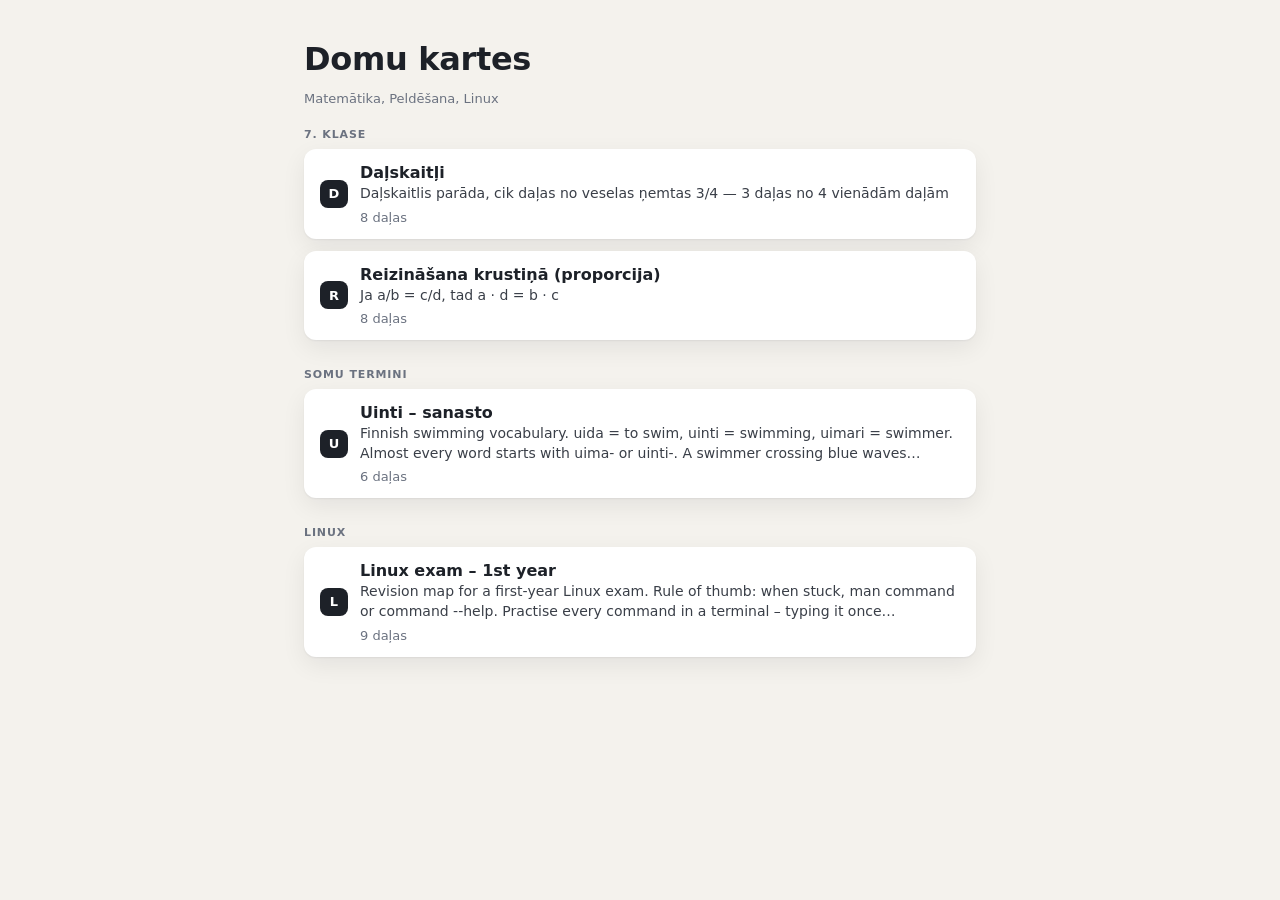
<file: index.html>
<!DOCTYPE html>
<html lang="lv">
<head>
<meta charset="utf-8">
<meta name="viewport" content="width=device-width, initial-scale=1, viewport-fit=cover">
<title>Domu kartes</title>
<meta name="description" content="Matemātika, Peldēšana, Linux">
<link rel="stylesheet" href="assets/site.css">
</head>
<body>
<main class="index">
  <h1 class="brand">Domu kartes</h1>
  <p class="brand-sub">Matemātika, Peldēšana, Linux</p>
  <section class="index-group"><h2 class="side-label">7. klase</h2><div class="index-topics"><a class="topic-card" href="dalskaitli/index.html"><span class="topic-icon">D</span><span class="topic-card-title">Daļskaitļi</span><span class="topic-card-text">Daļskaitlis parāda, cik daļas no veselas ņemtas 3/4 — 3 daļas no 4 vienādām daļām</span><span class="topic-card-parts">8 daļas</span></a><a class="topic-card" href="proporcija-krustins/index.html"><span class="topic-icon">R</span><span class="topic-card-title">Reizināšana krustiņā (proporcija)</span><span class="topic-card-text">Ja a/b = c/d, tad a · d = b · c</span><span class="topic-card-parts">8 daļas</span></a></div></section><section class="index-group"><h2 class="side-label">Somu termini</h2><div class="index-topics"><a class="topic-card" href="uinti-sanasto/index.html"><span class="topic-icon">U</span><span class="topic-card-title">Uinti – sanasto</span><span class="topic-card-text">Finnish swimming vocabulary. uida = to swim, uinti = swimming, uimari = swimmer. Almost every word starts with uima- or uinti-. A swimmer crossing blue waves…</span><span class="topic-card-parts">6 daļas</span></a></div></section><section class="index-group"><h2 class="side-label">Linux</h2><div class="index-topics"><a class="topic-card" href="linux-eksamens/index.html"><span class="topic-icon">L</span><span class="topic-card-title">Linux exam – 1st year</span><span class="topic-card-text">Revision map for a first-year Linux exam. Rule of thumb: when stuck, man command or command --help. Practise every command in a terminal – typing it once…</span><span class="topic-card-parts">9 daļas</span></a></div></section>
</main>
</body>
</html>
</file>
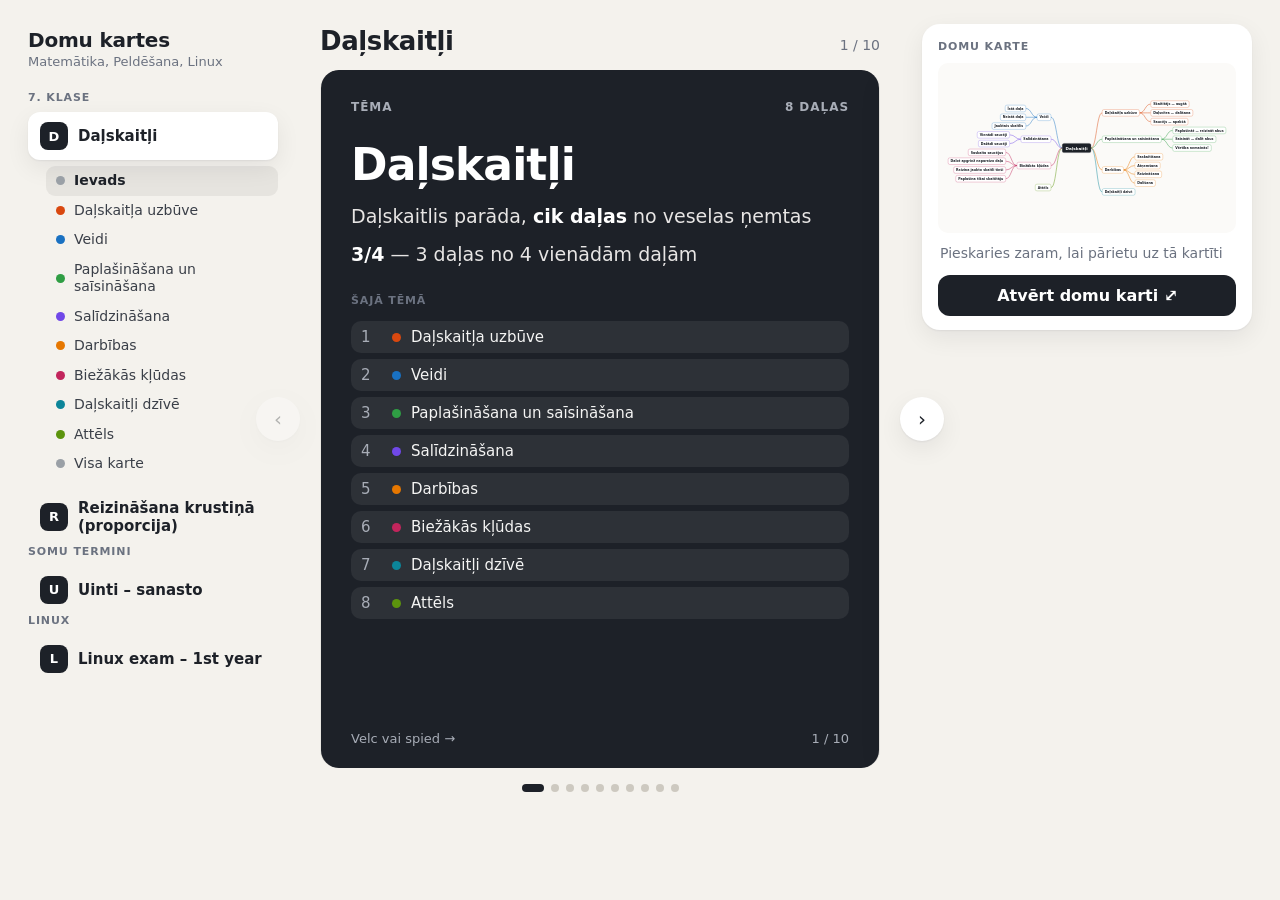
<file: dalskaitli/index.html>
<!DOCTYPE html>
<html lang="lv">
<head>
<meta charset="utf-8">
<meta name="viewport" content="width=device-width, initial-scale=1, viewport-fit=cover">
<title>Daļskaitļi · Domu kartes</title>
<meta name="description" content="Daļskaitlis parāda, cik daļas no veselas ņemtas 3/4 — 3 daļas no 4 vienādām daļām">
<link rel="stylesheet" href="../assets/site.css">
</head>
<body>
<div class="app">
  <header class="topbar">
    <button class="icon-btn" id="menuBtn" type="button" aria-label="Tēmas">☰</button>
    <div class="brand">Domu kartes</div>
  </header>
  <nav class="sidebar" id="sidebar" aria-label="Tēmas">
    <a class="brand-link" href="../index.html">
      <div class="brand">Domu kartes</div>
      <div class="brand-sub">Matemātika, Peldēšana, Linux</div>
    </a>
    <p class="side-label">7. klase</p><ul class="topic-list"><li class="topic active"><a class="topic-btn" href="../dalskaitli/index.html" aria-current="page"><span class="topic-icon">D</span><span>Daļskaitļi</span></a><ul class="sections"><li><a class="section-btn current" href="#1"><span class="dot"></span><span>Ievads</span></a></li><li><a class="section-btn" href="#2"><span class="dot" style="--c:#d9480f"></span><span>Daļskaitļa uzbūve</span></a></li><li><a class="section-btn" href="#3"><span class="dot" style="--c:#1971c2"></span><span>Veidi</span></a></li><li><a class="section-btn" href="#4"><span class="dot" style="--c:#2f9e44"></span><span>Paplašināšana un saīsināšana</span></a></li><li><a class="section-btn" href="#5"><span class="dot" style="--c:#7048e8"></span><span>Salīdzināšana</span></a></li><li><a class="section-btn" href="#6"><span class="dot" style="--c:#e67700"></span><span>Darbības</span></a></li><li><a class="section-btn" href="#7"><span class="dot" style="--c:#c2255c"></span><span>Biežākās kļūdas</span></a></li><li><a class="section-btn" href="#8"><span class="dot" style="--c:#0c8599"></span><span>Daļskaitļi dzīvē</span></a></li><li><a class="section-btn" href="#9"><span class="dot" style="--c:#5c940d"></span><span>Attēls</span></a></li><li><a class="section-btn" href="#10"><span class="dot"></span><span>Visa karte</span></a></li></ul></li><li class="topic"><a class="topic-btn" href="../proporcija-krustins/index.html"><span class="topic-icon">R</span><span>Reizināšana krustiņā (proporcija)</span></a></li></ul><p class="side-label">Somu termini</p><ul class="topic-list"><li class="topic"><a class="topic-btn" href="../uinti-sanasto/index.html"><span class="topic-icon">U</span><span>Uinti – sanasto</span></a></li></ul><p class="side-label">Linux</p><ul class="topic-list"><li class="topic"><a class="topic-btn" href="../linux-eksamens/index.html"><span class="topic-icon">L</span><span>Linux exam – 1st year</span></a></li></ul>
  </nav>
  <main class="stage">
    <div class="stage-head">
      <h1 class="stage-title">Daļskaitļi</h1>
      <span class="stage-count" id="count">1 / 10</span>
    </div>
    <div class="carousel">
      <div class="track" id="track" tabindex="0" aria-roledescription="carousel"><section class="slide" id="slide-1" aria-label="1 / 10"><div class="card intro"><div class="card-top"><span>Tēma</span><span>8 daļas</span></div><h2>Daļskaitļi</h2><div class="lead"><p>Daļskaitlis parāda, <strong>cik daļas</strong> no veselas ņemtas</p>
<p><strong>3/4</strong> — 3 daļas no 4 vienādām daļām</p>
</div><p class="side-label">Šajā tēmā</p><ol class="toc"><li><a href="#2"><span class="n">1</span><span class="dot" style="--c:#d9480f"></span><span>Daļskaitļa uzbūve</span></a></li><li><a href="#3"><span class="n">2</span><span class="dot" style="--c:#1971c2"></span><span>Veidi</span></a></li><li><a href="#4"><span class="n">3</span><span class="dot" style="--c:#2f9e44"></span><span>Paplašināšana un saīsināšana</span></a></li><li><a href="#5"><span class="n">4</span><span class="dot" style="--c:#7048e8"></span><span>Salīdzināšana</span></a></li><li><a href="#6"><span class="n">5</span><span class="dot" style="--c:#e67700"></span><span>Darbības</span></a></li><li><a href="#7"><span class="n">6</span><span class="dot" style="--c:#c2255c"></span><span>Biežākās kļūdas</span></a></li><li><a href="#8"><span class="n">7</span><span class="dot" style="--c:#0c8599"></span><span>Daļskaitļi dzīvē</span></a></li><li><a href="#9"><span class="n">8</span><span class="dot" style="--c:#5c940d"></span><span>Attēls</span></a></li></ol><div class="card-foot"><span>Velc vai spied →</span><span>1 / 10</span></div></div></section><section class="slide" id="slide-2" aria-label="2 / 10"><div class="card branch" style="--c:#d9480f;--tint:#d9480f17"><div class="card-top"><span class="badge">1</span><span>Daļskaitļi</span></div><h2>Daļskaitļa uzbūve</h2><div class="lead"><p><strong>Skaitītājs</strong> stāv uz zemes un <strong>skaita</strong>, cik ogļu izcelts — <strong>3</strong></p>
<p><strong>Saucējs</strong> ir raktuvē un <strong>sauc</strong>, cik daļās slānis sadalīts — <strong>4</strong></p>
<p>Zemes virsma = daļsvītra</p>
</div><div class="items"><div class="item"><div class="item-title">Skaitītājs — augšā</div><div class="item-body"><p>Cik daļas <strong>ņemam</strong></p>
<p><strong>3</strong>/4</p>
</div></div><div class="item"><div class="item-title">Daļsvītra — dalīšana</div><div class="item-body"><p>³⁄₄ = 3 : 4 = 0,75</p>
</div></div><div class="item"><div class="item-title">Saucējs — apakšā</div><div class="item-body"><p>Cik vienādās daļās <strong>sadalīts</strong> veselais</p>
<p>3/<strong>4</strong></p>
<p>Saucējs nekad nav 0!</p>
</div></div></div><div class="card-foot"><span>Daļskaitļi</span><span>2 / 10</span></div></div></section><section class="slide" id="slide-3" aria-label="3 / 10"><div class="card branch" style="--c:#1971c2;--tint:#1971c217"><div class="card-top"><span class="badge">2</span><span>Daļskaitļi</span></div><h2>Veidi</h2><div class="items"><div class="item"><div class="item-title">Īstā daļa</div><div class="item-body"><p>Skaitītājs &lt; saucējs</p>
<p><strong>³⁄₄</strong>, ¹⁄₂, ⁵⁄₈ — mazāka par 1</p>
</div></div><div class="item"><div class="item-title">Neīstā daļa</div><div class="item-body"><p>Skaitītājs ≥ saucējs</p>
<p><strong>⁷⁄₄</strong>, ⁵⁄₅ — lielāka vai vienāda ar 1</p>
</div></div><div class="item"><div class="item-title">Jauktais skaitlis</div><div class="item-body"><p>Veselā daļa + daļa</p>
<p><strong>1 ³⁄₄ = ⁷⁄₄</strong></p>
<p>(1 · 4 + 3 = 7)</p>
</div></div></div><div class="card-foot"><span>Daļskaitļi</span><span>3 / 10</span></div></div></section><section class="slide" id="slide-4" aria-label="4 / 10"><div class="card branch" style="--c:#2f9e44;--tint:#2f9e4417"><div class="card-top"><span class="badge">3</span><span>Daļskaitļi</span></div><h2>Paplašināšana un saīsināšana</h2><div class="items"><div class="item"><div class="item-title">Paplašināt — reizināt abus</div><div class="item-body"><p>Skaitītāju un saucēju reizina ar <strong>to pašu</strong> skaitli</p>
<p>¹⁄₂ = ²⁄₄ = ³⁄₆</p>
</div></div><div class="item"><div class="item-title">Saīsināt — dalīt abus</div><div class="item-body"><p>Skaitītāju un saucēju dala ar <strong>to pašu</strong> skaitli</p>
<p>⁶⁄₈ = ³⁄₄  (: 2)</p>
</div></div><div class="item bare"><div class="item-title">Vērtība nemainās!</div></div></div><div class="card-foot"><span>Daļskaitļi</span><span>4 / 10</span></div></div></section><section class="slide" id="slide-5" aria-label="5 / 10"><div class="card branch" style="--c:#7048e8;--tint:#7048e817"><div class="card-top"><span class="badge">4</span><span>Daļskaitļi</span></div><h2>Salīdzināšana</h2><div class="items"><div class="item"><div class="item-title">Vienādi saucēji</div><div class="item-body"><p>Lielāka tā, kurai lielāks skaitītājs</p>
<p>³⁄₇ &lt; ⁵⁄₇</p>
</div></div><div class="item"><div class="item-title">Dažādi saucēji</div><div class="item-body"><p>Vispirms kopsaucējs</p>
<p>²⁄₃ un ³⁄₄ → ⁸⁄₁₂ un ⁹⁄₁₂</p>
<p><strong>²⁄₃ &lt; ³⁄₄</strong></p>
</div></div></div><div class="card-foot"><span>Daļskaitļi</span><span>5 / 10</span></div></div></section><section class="slide" id="slide-6" aria-label="6 / 10"><div class="card branch" style="--c:#e67700;--tint:#e6770017"><div class="card-top"><span class="badge">5</span><span>Daļskaitļi</span></div><h2>Darbības</h2><div class="items"><div class="item"><div class="item-title">Saskaitīšana</div><div class="item-body"><p>Vienādi saucēji: saskaita skaitītājus</p>
<p>²⁄₇ + ³⁄₇ = ⁵⁄₇</p>
<p>Dažādi saucēji: vispirms kopsaucējs</p>
<p>¹⁄₂ + ¹⁄₃ = ³⁄₆ + ²⁄₆ = <strong>⁵⁄₆</strong></p>
</div></div><div class="item"><div class="item-title">Atņemšana</div><div class="item-body"><p>Tāpat kā saskaitīšana — ar kopsaucēju</p>
<p>³⁄₄ − ¹⁄₆ = ⁹⁄₁₂ − ²⁄₁₂ = <strong>⁷⁄₁₂</strong></p>
</div></div><div class="item"><div class="item-title">Reizināšana</div><div class="item-body"><p>Skaitītāju ar skaitītāju, saucēju ar saucēju</p>
<p>²⁄₃ · ³⁄₅ = ⁶⁄₁₅ = <strong>²⁄₅</strong></p>
</div></div><div class="item"><div class="item-title">Dalīšana</div><div class="item-body"><p>Reizina ar <strong>apgriezto</strong> otro daļu</p>
<p>²⁄₃ : ⁴⁄₅ = ²⁄₃ · ⁵⁄₄ = ¹⁰⁄₁₂ = <strong>⁵⁄₆</strong></p>
</div></div></div><div class="card-foot"><span>Daļskaitļi</span><span>6 / 10</span></div></div></section><section class="slide" id="slide-7" aria-label="7 / 10"><div class="card branch" style="--c:#c2255c;--tint:#c2255c17"><div class="card-top"><span class="badge">6</span><span>Daļskaitļi</span></div><h2>Biežākās kļūdas</h2><div class="items"><div class="item"><div class="item-title">Saskaita saucējus</div><div class="item-body"><p>❌ ¹⁄₂ + ¹⁄₃ = ²⁄₅</p>
<p>✅ ¹⁄₂ + ¹⁄₃ = ⁵⁄₆</p>
</div></div><div class="item"><div class="item-title">Dalot apgriež nepareizo daļu</div><div class="item-body"><p>Apgriež <strong>otro</strong> daļu (dalītāju), nevis pirmo</p>
</div></div><div class="item"><div class="item-title">Reizina jaukto skaitli tieši</div><div class="item-body"><p>Vispirms pārvērt neīstajā daļā</p>
<p>1 ¹⁄₂ · ²⁄₃ = ³⁄₂ · ²⁄₃ = <strong>1</strong></p>
</div></div><div class="item"><div class="item-title">Paplašina tikai skaitītāju</div><div class="item-body"><p>❌ ¹⁄₂ = ²⁄₂</p>
<p>✅ ¹⁄₂ = ²⁄₄ — reizina <strong>abus</strong></p>
</div></div></div><div class="card-foot"><span>Daļskaitļi</span><span>7 / 10</span></div></div></section><section class="slide" id="slide-8" aria-label="8 / 10"><div class="card branch" style="--c:#0c8599;--tint:#0c859917"><div class="card-top"><span class="badge">7</span><span>Daļskaitļi</span></div><h2>Daļskaitļi dzīvē</h2><div class="lead"><p>🍕 Pica 8 gabalos, apēsti 3 → <strong>³⁄₈</strong> picas</p>
<p>⏰ Ceturtdaļa stundas = ¹⁄₄ h = 15 min</p>
<p>💶 Puse no 10 € = ¹⁄₂ · 10 = 5 €</p>
</div><div class="items"></div><div class="card-foot"><span>Daļskaitļi</span><span>8 / 10</span></div></div></section><section class="slide" id="slide-9" aria-label="9 / 10"><div class="card branch" style="--c:#5c940d;--tint:#5c940d17"><div class="card-top"><span class="badge">8</span><span>Daļskaitļi</span></div><h2>Attēls</h2><div class="lead"><p><img src="../img/3ddf08df7527ab1f.svg" alt="dalskaitli skaititajs saucejs"></p>
</div><div class="items"></div><div class="card-foot"><span>Daļskaitļi</span><span>9 / 10</span></div></div></section><section class="slide" id="slide-10" aria-label="10 / 10"><div class="card map"><div class="card-top"><span>Kopsavilkums</span><span>Visa karte</span></div><h2>Visa tēma vienā kartē</h2><div class="summary-map" data-map></div><div class="card-foot"><a class="primary" href="#karte">Atvērt domu karti ⤢</a><span>10 / 10</span></div></div></section></div>
      <button class="nav prev" id="prev" type="button" aria-label="Iepriekšējā kartīte">‹</button>
      <button class="nav next" id="next" type="button" aria-label="Nākamā kartīte">›</button>
    </div>
    <div class="dots" id="dots"><a href="#1" class="on" aria-label="1"></a><a href="#2" aria-label="2"></a><a href="#3" aria-label="3"></a><a href="#4" aria-label="4"></a><a href="#5" aria-label="5"></a><a href="#6" aria-label="6"></a><a href="#7" aria-label="7"></a><a href="#8" aria-label="8"></a><a href="#9" aria-label="9"></a><a href="#10" aria-label="10"></a></div>
  </main>
  <aside class="aside">
    <div class="mini-card">
      <div class="mini-head">
        <p class="side-label">Domu karte</p>
      </div>
      <div class="mini" id="mini"></div>
      <div class="mini-now" id="miniNow"></div>
      <a class="primary" href="#karte">Atvērt domu karti ⤢</a>
    </div>
  </aside>
</div>
<div class="scrim" id="scrim"></div>
<div class="overlay" id="overlay" role="dialog" aria-label="Domu karte">
  <div class="ov-bar">
    <div class="ov-title" id="ovTitle">Daļskaitļi</div>
    <button class="tool on" id="tContent" type="button">Saturs</button>
    <button class="tool" id="tOut" type="button" aria-label="Tālināt">−</button>
    <button class="tool" id="tIn" type="button" aria-label="Tuvināt">+</button>
    <button class="tool" id="tFit" type="button">Visa karte</button>
    <button class="tool" id="tClose" type="button" aria-label="Aizvērt">✕</button>
  </div>
  <div class="viewport" id="viewport">
    <div class="ov-hint" id="ovHint">Velc, lai pārvietotu · tuvini ar ritenīti vai diviem pirkstiem · pieskaries mezglam, lai sakļautu</div>
  </div>
</div>
<script type="application/json" id="site-data">{"title":"Domu kartes","subtitle":"Matemātika, Peldēšana, Linux","groups":[{"title":"7. klase","topics":[{"slug":"dalskaitli","title":"Daļskaitļi"},{"slug":"proporcija-krustins","title":"Reizināšana krustiņā (proporcija)"}]},{"title":"Somu termini","topics":[{"slug":"uinti-sanasto","title":"Uinti – sanasto"}]},{"title":"Linux","topics":[{"slug":"linux-eksamens","title":"Linux exam – 1st year"}]}]}</script>
<script type="application/json" id="topic-data">{"slug":"dalskaitli","root":"n1","slideCount":10,"nodes":{"n1":{"title":"Daļskaitļi","text":"Daļskaitļi","html":"<p>Daļskaitlis parāda, <strong>cik daļas<\/strong> no veselas ņemtas<\/p>\n<p><strong>3/4<\/strong> — 3 daļas no 4 vienādām daļām<\/p>\n","children":["n2","n6","n10","n14","n17","n22","n27","n28"],"branch":-1,"color":"#1d2128","slide":0},"n2":{"title":"Daļskaitļa uzbūve","text":"Daļskaitļa uzbūve","html":"<p><strong>Skaitītājs<\/strong> stāv uz zemes un <strong>skaita<\/strong>, cik ogļu izcelts — <strong>3<\/strong><\/p>\n<p><strong>Saucējs<\/strong> ir raktuvē un <strong>sauc<\/strong>, cik daļās slānis sadalīts — <strong>4<\/strong><\/p>\n<p>Zemes virsma = daļsvītra<\/p>\n","children":["n3","n4","n5"],"branch":0,"color":"#d9480f","slide":1},"n3":{"title":"Skaitītājs — augšā","text":"Skaitītājs — augšā","html":"<p>Cik daļas <strong>ņemam<\/strong><\/p>\n<p><strong>3<\/strong>/4<\/p>\n","children":[],"branch":0,"color":"#d9480f","slide":1},"n4":{"title":"Daļsvītra — dalīšana","text":"Daļsvītra — dalīšana","html":"<p>³⁄₄ = 3 : 4 = 0,75<\/p>\n","children":[],"branch":0,"color":"#d9480f","slide":1},"n5":{"title":"Saucējs — apakšā","text":"Saucējs — apakšā","html":"<p>Cik vienādās daļās <strong>sadalīts<\/strong> veselais<\/p>\n<p>3/<strong>4<\/strong><\/p>\n<p>Saucējs nekad nav 0!<\/p>\n","children":[],"branch":0,"color":"#d9480f","slide":1},"n6":{"title":"Veidi","text":"Veidi","html":"","children":["n7","n8","n9"],"branch":1,"color":"#1971c2","slide":2},"n7":{"title":"Īstā daļa","text":"Īstā daļa","html":"<p>Skaitītājs &lt; saucējs<\/p>\n<p><strong>³⁄₄<\/strong>, ¹⁄₂, ⁵⁄₈ — mazāka par 1<\/p>\n","children":[],"branch":1,"color":"#1971c2","slide":2},"n8":{"title":"Neīstā daļa","text":"Neīstā daļa","html":"<p>Skaitītājs ≥ saucējs<\/p>\n<p><strong>⁷⁄₄<\/strong>, ⁵⁄₅ — lielāka vai vienāda ar 1<\/p>\n","children":[],"branch":1,"color":"#1971c2","slide":2},"n9":{"title":"Jauktais skaitlis","text":"Jauktais skaitlis","html":"<p>Veselā daļa + daļa<\/p>\n<p><strong>1 ³⁄₄ = ⁷⁄₄<\/strong><\/p>\n<p>(1 · 4 + 3 = 7)<\/p>\n","children":[],"branch":1,"color":"#1971c2","slide":2},"n10":{"title":"Paplašināšana un saīsināšana","text":"Paplašināšana un saīsināšana","html":"","children":["n11","n12","n13"],"branch":2,"color":"#2f9e44","slide":3},"n11":{"title":"Paplašināt — reizināt abus","text":"Paplašināt — reizināt abus","html":"<p>Skaitītāju un saucēju reizina ar <strong>to pašu<\/strong> skaitli<\/p>\n<p>¹⁄₂ = ²⁄₄ = ³⁄₆<\/p>\n","children":[],"branch":2,"color":"#2f9e44","slide":3},"n12":{"title":"Saīsināt — dalīt abus","text":"Saīsināt — dalīt abus","html":"<p>Skaitītāju un saucēju dala ar <strong>to pašu<\/strong> skaitli<\/p>\n<p>⁶⁄₈ = ³⁄₄  (: 2)<\/p>\n","children":[],"branch":2,"color":"#2f9e44","slide":3},"n13":{"title":"Vērtība nemainās!","text":"Vērtība nemainās!","html":"","children":[],"branch":2,"color":"#2f9e44","slide":3},"n14":{"title":"Salīdzināšana","text":"Salīdzināšana","html":"","children":["n15","n16"],"branch":3,"color":"#7048e8","slide":4},"n15":{"title":"Vienādi saucēji","text":"Vienādi saucēji","html":"<p>Lielāka tā, kurai lielāks skaitītājs<\/p>\n<p>³⁄₇ &lt; ⁵⁄₇<\/p>\n","children":[],"branch":3,"color":"#7048e8","slide":4},"n16":{"title":"Dažādi saucēji","text":"Dažādi saucēji","html":"<p>Vispirms kopsaucējs<\/p>\n<p>²⁄₃ un ³⁄₄ → ⁸⁄₁₂ un ⁹⁄₁₂<\/p>\n<p><strong>²⁄₃ &lt; ³⁄₄<\/strong><\/p>\n","children":[],"branch":3,"color":"#7048e8","slide":4},"n17":{"title":"Darbības","text":"Darbības","html":"","children":["n18","n19","n20","n21"],"branch":4,"color":"#e67700","slide":5},"n18":{"title":"Saskaitīšana","text":"Saskaitīšana","html":"<p>Vienādi saucēji: saskaita skaitītājus<\/p>\n<p>²⁄₇ + ³⁄₇ = ⁵⁄₇<\/p>\n<p>Dažādi saucēji: vispirms kopsaucējs<\/p>\n<p>¹⁄₂ + ¹⁄₃ = ³⁄₆ + ²⁄₆ = <strong>⁵⁄₆<\/strong><\/p>\n","children":[],"branch":4,"color":"#e67700","slide":5},"n19":{"title":"Atņemšana","text":"Atņemšana","html":"<p>Tāpat kā saskaitīšana — ar kopsaucēju<\/p>\n<p>³⁄₄ − ¹⁄₆ = ⁹⁄₁₂ − ²⁄₁₂ = <strong>⁷⁄₁₂<\/strong><\/p>\n","children":[],"branch":4,"color":"#e67700","slide":5},"n20":{"title":"Reizināšana","text":"Reizināšana","html":"<p>Skaitītāju ar skaitītāju, saucēju ar saucēju<\/p>\n<p>²⁄₃ · ³⁄₅ = ⁶⁄₁₅ = <strong>²⁄₅<\/strong><\/p>\n","children":[],"branch":4,"color":"#e67700","slide":5},"n21":{"title":"Dalīšana","text":"Dalīšana","html":"<p>Reizina ar <strong>apgriezto<\/strong> otro daļu<\/p>\n<p>²⁄₃ : ⁴⁄₅ = ²⁄₃ · ⁵⁄₄ = ¹⁰⁄₁₂ = <strong>⁵⁄₆<\/strong><\/p>\n","children":[],"branch":4,"color":"#e67700","slide":5},"n22":{"title":"Biežākās kļūdas","text":"Biežākās kļūdas","html":"","children":["n23","n24","n25","n26"],"branch":5,"color":"#c2255c","slide":6},"n23":{"title":"Saskaita saucējus","text":"Saskaita saucējus","html":"<p>❌ ¹⁄₂ + ¹⁄₃ = ²⁄₅<\/p>\n<p>✅ ¹⁄₂ + ¹⁄₃ = ⁵⁄₆<\/p>\n","children":[],"branch":5,"color":"#c2255c","slide":6},"n24":{"title":"Dalot apgriež nepareizo daļu","text":"Dalot apgriež nepareizo daļu","html":"<p>Apgriež <strong>otro<\/strong> daļu (dalītāju), nevis pirmo<\/p>\n","children":[],"branch":5,"color":"#c2255c","slide":6},"n25":{"title":"Reizina jaukto skaitli tieši","text":"Reizina jaukto skaitli tieši","html":"<p>Vispirms pārvērt neīstajā daļā<\/p>\n<p>1 ¹⁄₂ · ²⁄₃ = ³⁄₂ · ²⁄₃ = <strong>1<\/strong><\/p>\n","children":[],"branch":5,"color":"#c2255c","slide":6},"n26":{"title":"Paplašina tikai skaitītāju","text":"Paplašina tikai skaitītāju","html":"<p>❌ ¹⁄₂ = ²⁄₂<\/p>\n<p>✅ ¹⁄₂ = ²⁄₄ — reizina <strong>abus<\/strong><\/p>\n","children":[],"branch":5,"color":"#c2255c","slide":6},"n27":{"title":"Daļskaitļi dzīvē","text":"Daļskaitļi dzīvē","html":"<p>🍕 Pica 8 gabalos, apēsti 3 → <strong>³⁄₈<\/strong> picas<\/p>\n<p>⏰ Ceturtdaļa stundas = ¹⁄₄ h = 15 min<\/p>\n<p>💶 Puse no 10 € = ¹⁄₂ · 10 = 5 €<\/p>\n","children":[],"branch":6,"color":"#0c8599","slide":7},"n28":{"title":"Attēls","text":"Attēls","html":"<p><img src=\"../img/3ddf08df7527ab1f.svg\" alt=\"dalskaitli skaititajs saucejs\"><\/p>\n","children":[],"branch":7,"color":"#5c940d","slide":8}}}</script>
<script src="../assets/layout.js"></script>
<script src="../assets/site.js"></script>
</body>
</html>
</file>
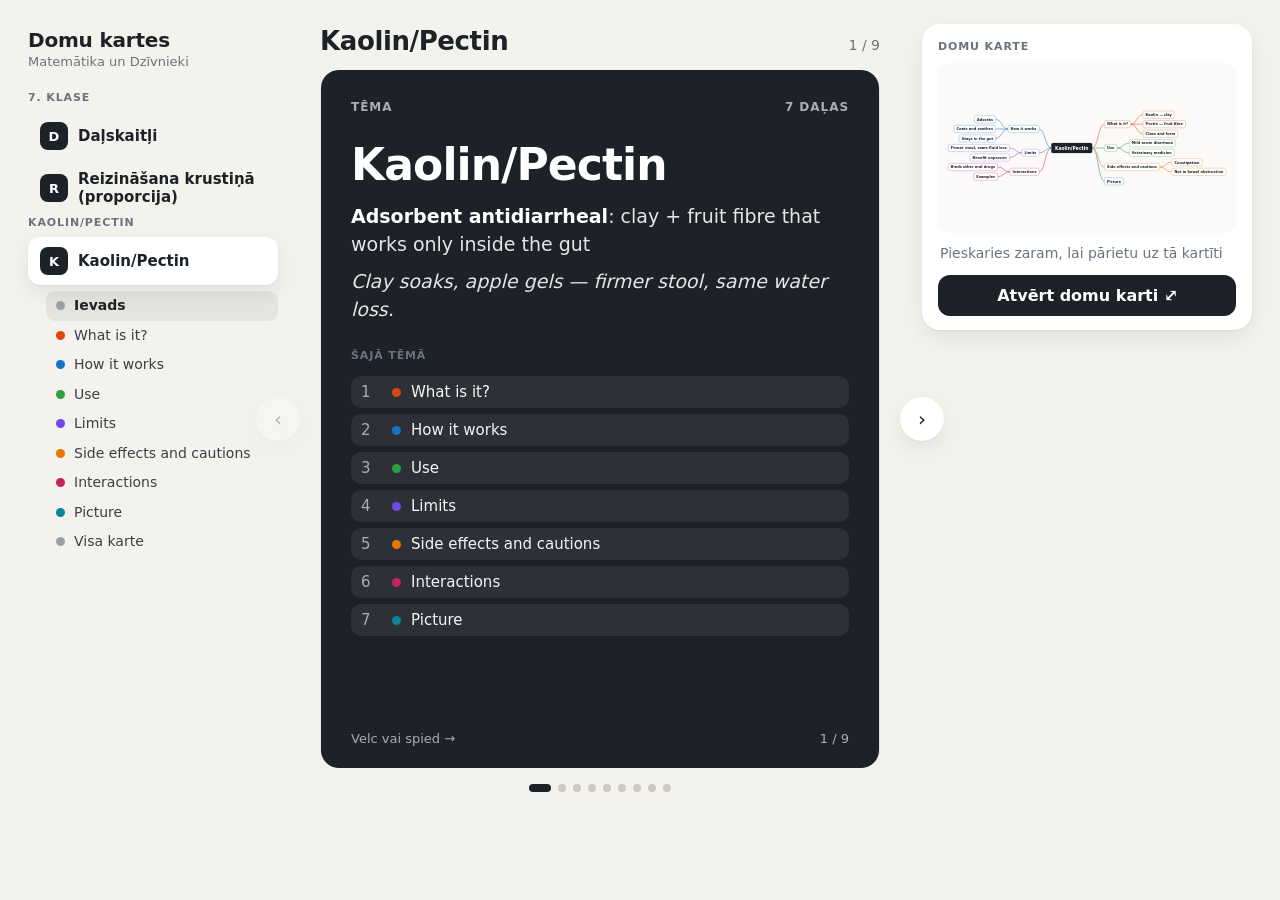
<file: kaolin-pectin/index.html>
<!DOCTYPE html>
<html lang="lv">
<head>
<meta charset="utf-8">
<meta name="viewport" content="width=device-width, initial-scale=1, viewport-fit=cover">
<title>Kaolin/Pectin · Domu kartes</title>
<meta name="description" content="Adsorbent antidiarrheal: clay + fruit fibre that works only inside the gut Clay soaks, apple gels — firmer stool, same water loss.">
<link rel="stylesheet" href="../assets/site.css">
</head>
<body>
<div class="app">
  <header class="topbar">
    <button class="icon-btn" id="menuBtn" type="button" aria-label="Tēmas">☰</button>
    <div class="brand">Domu kartes</div>
  </header>
  <nav class="sidebar" id="sidebar" aria-label="Tēmas">
    <a class="brand-link" href="../index.html">
      <div class="brand">Domu kartes</div>
      <div class="brand-sub">Matemātika un Dzīvnieki</div>
    </a>
    <p class="side-label">7. klase</p><ul class="topic-list"><li class="topic"><a class="topic-btn" href="../dalskaitli/index.html"><span class="topic-icon">D</span><span>Daļskaitļi</span></a></li><li class="topic"><a class="topic-btn" href="../proporcija-krustins/index.html"><span class="topic-icon">R</span><span>Reizināšana krustiņā (proporcija)</span></a></li></ul><p class="side-label">Kaolin/Pectin</p><ul class="topic-list"><li class="topic active"><a class="topic-btn" href="../kaolin-pectin/index.html" aria-current="page"><span class="topic-icon">K</span><span>Kaolin/Pectin</span></a><ul class="sections"><li><a class="section-btn current" href="#1"><span class="dot"></span><span>Ievads</span></a></li><li><a class="section-btn" href="#2"><span class="dot" style="--c:#d9480f"></span><span>What is it?</span></a></li><li><a class="section-btn" href="#3"><span class="dot" style="--c:#1971c2"></span><span>How it works</span></a></li><li><a class="section-btn" href="#4"><span class="dot" style="--c:#2f9e44"></span><span>Use</span></a></li><li><a class="section-btn" href="#5"><span class="dot" style="--c:#7048e8"></span><span>Limits</span></a></li><li><a class="section-btn" href="#6"><span class="dot" style="--c:#e67700"></span><span>Side effects and cautions</span></a></li><li><a class="section-btn" href="#7"><span class="dot" style="--c:#c2255c"></span><span>Interactions</span></a></li><li><a class="section-btn" href="#8"><span class="dot" style="--c:#0c8599"></span><span>Picture</span></a></li><li><a class="section-btn" href="#9"><span class="dot"></span><span>Visa karte</span></a></li></ul></li></ul>
  </nav>
  <main class="stage">
    <div class="stage-head">
      <h1 class="stage-title">Kaolin/Pectin</h1>
      <span class="stage-count" id="count">1 / 9</span>
    </div>
    <div class="carousel">
      <div class="track" id="track" tabindex="0" aria-roledescription="carousel"><section class="slide" id="slide-1" aria-label="1 / 9"><div class="card intro"><div class="card-top"><span>Tēma</span><span>7 daļas</span></div><h2>Kaolin/Pectin</h2><div class="lead"><p><strong>Adsorbent antidiarrheal</strong>: clay + fruit fibre that works only inside the gut</p>
<p><em>Clay soaks, apple gels — firmer stool, same water loss.</em></p>
</div><p class="side-label">Šajā tēmā</p><ol class="toc"><li><a href="#2"><span class="n">1</span><span class="dot" style="--c:#d9480f"></span><span>What is it?</span></a></li><li><a href="#3"><span class="n">2</span><span class="dot" style="--c:#1971c2"></span><span>How it works</span></a></li><li><a href="#4"><span class="n">3</span><span class="dot" style="--c:#2f9e44"></span><span>Use</span></a></li><li><a href="#5"><span class="n">4</span><span class="dot" style="--c:#7048e8"></span><span>Limits</span></a></li><li><a href="#6"><span class="n">5</span><span class="dot" style="--c:#e67700"></span><span>Side effects and cautions</span></a></li><li><a href="#7"><span class="n">6</span><span class="dot" style="--c:#c2255c"></span><span>Interactions</span></a></li><li><a href="#8"><span class="n">7</span><span class="dot" style="--c:#0c8599"></span><span>Picture</span></a></li></ol><div class="card-foot"><span>Velc vai spied →</span><span>1 / 9</span></div></div></section><section class="slide" id="slide-2" aria-label="2 / 9"><div class="card branch" style="--c:#d9480f;--tint:#d9480f17"><div class="card-top"><span class="badge">1</span><span>Kaolin/Pectin</span></div><h2>What is it?</h2><div class="items"><div class="item"><div class="item-title">Kaolin — clay</div><div class="item-body"><p><strong>Hydrated aluminium silicate</strong> — a natural clay powder</p>
</div></div><div class="item"><div class="item-title">Pectin — fruit fibre</div><div class="item-body"><p>A <strong>carbohydrate</strong> extracted from fruit — apples, citrus peel</p>
</div></div><div class="item"><div class="item-title">Class and form</div><div class="item-body"><p>GI <strong>adsorbent / protectant</strong>, given as an <strong>oral suspension</strong></p>
<p>Old brand: Kaopectate — since 2003 the US product contains bismuth subsalicylate instead</p>
</div></div></div><div class="card-foot"><span>Kaolin/Pectin</span><span>2 / 9</span></div></div></section><section class="slide" id="slide-3" aria-label="3 / 9"><div class="card branch" style="--c:#1971c2;--tint:#1971c217"><div class="card-top"><span class="badge">2</span><span>Kaolin/Pectin</span></div><h2>How it works</h2><div class="items"><div class="item"><div class="item-title">Adsorbs</div><div class="item-body"><p>Binds <strong>water</strong> and, reportedly, <strong>bacterial toxins</strong> in the gut lumen</p>
</div></div><div class="item"><div class="item-title">Coats and soothes</div><div class="item-body"><p>Acts as a <strong>demulcent</strong> — a soothing layer on irritated mucosa</p>
</div></div><div class="item"><div class="item-title">Stays in the gut</div><div class="item-body"><p><strong>Not absorbed</strong> into the blood — leaves with the faeces</p>
</div></div></div><div class="card-foot"><span>Kaolin/Pectin</span><span>3 / 9</span></div></div></section><section class="slide" id="slide-4" aria-label="4 / 9"><div class="card branch" style="--c:#2f9e44;--tint:#2f9e4417"><div class="card-top"><span class="badge">3</span><span>Kaolin/Pectin</span></div><h2>Use</h2><div class="items"><div class="item"><div class="item-title">Mild acute diarrhoea</div><div class="item-body"><p><strong>Symptomatic</strong> relief only — it does not treat the cause</p>
</div></div><div class="item"><div class="item-title">Veterinary medicine</div><div class="item-body"><p>Popular supportive care for small animals, foals, calves, lambs and kids</p>
</div></div></div><div class="card-foot"><span>Kaolin/Pectin</span><span>4 / 9</span></div></div></section><section class="slide" id="slide-5" aria-label="5 / 9"><div class="card branch" style="--c:#7048e8;--tint:#7048e817"><div class="card-top"><span class="badge">4</span><span>Kaolin/Pectin</span></div><h2>Limits</h2><div class="items"><div class="item"><div class="item-title">Firmer stool, same fluid loss</div><div class="item-body"><p>Changes stool <strong>consistency</strong>, but does <strong>not</strong> reduce fluid or electrolyte loss and does not shorten the illness</p>
<p><strong>Rehydration comes first!</strong></p>
</div></div><div class="item"><div class="item-title">Benefit unproven</div><div class="item-body"><p>Clinical studies have <strong>not shown a clear benefit</strong></p>
<p>Bismuth subsalicylate has better evidence in acute diarrhoea</p>
</div></div></div><div class="card-foot"><span>Kaolin/Pectin</span><span>5 / 9</span></div></div></section><section class="slide" id="slide-6" aria-label="6 / 9"><div class="card branch" style="--c:#e67700;--tint:#e6770017"><div class="card-top"><span class="badge">5</span><span>Kaolin/Pectin</span></div><h2>Side effects and cautions</h2><div class="items"><div class="item"><div class="item-title">Constipation</div><div class="item-body"><p>The main side effect — especially in elderly or debilitated patients</p>
</div></div><div class="item"><div class="item-title">Not in bowel obstruction</div><div class="item-body"><p><strong>Contraindicated</strong> in intestinal obstruction</p>
<p>Caution when diarrhoea comes with <strong>fever</strong></p>
</div></div></div><div class="card-foot"><span>Kaolin/Pectin</span><span>6 / 9</span></div></div></section><section class="slide" id="slide-7" aria-label="7 / 9"><div class="card branch" style="--c:#c2255c;--tint:#c2255c17"><div class="card-top"><span class="badge">6</span><span>Kaolin/Pectin</span></div><h2>Interactions</h2><div class="items"><div class="item"><div class="item-title">Binds other oral drugs</div><div class="item-body"><p>It adsorbs medicines just like toxins → <strong>lower bioavailability</strong></p>
<p>Give other oral medicines at a <strong>different time</strong></p>
</div></div><div class="item"><div class="item-title">Examples</div><div class="item-body"><p><strong>Digoxin</strong> (tablets)</p>
<p><strong>Lincomycin, clindamycin</strong></p>
<p><strong>Quinidine</strong></p>
</div></div></div><div class="card-foot"><span>Kaolin/Pectin</span><span>7 / 9</span></div></div></section><section class="slide" id="slide-8" aria-label="8 / 9"><div class="card branch" style="--c:#0c8599;--tint:#0c859917"><div class="card-top"><span class="badge">7</span><span>Kaolin/Pectin</span></div><h2>Picture</h2><div class="lead"><p><img src="../img/f1ab8ec435324ec0.png" alt="kaolin pectin"></p>
</div><div class="items"></div><div class="card-foot"><span>Kaolin/Pectin</span><span>8 / 9</span></div></div></section><section class="slide" id="slide-9" aria-label="9 / 9"><div class="card map"><div class="card-top"><span>Kopsavilkums</span><span>Visa karte</span></div><h2>Visa tēma vienā kartē</h2><div class="summary-map" data-map></div><div class="card-foot"><a class="primary" href="#karte">Atvērt domu karti ⤢</a><span>9 / 9</span></div></div></section></div>
      <button class="nav prev" id="prev" type="button" aria-label="Iepriekšējā kartīte">‹</button>
      <button class="nav next" id="next" type="button" aria-label="Nākamā kartīte">›</button>
    </div>
    <div class="dots" id="dots"><a href="#1" class="on" aria-label="1"></a><a href="#2" aria-label="2"></a><a href="#3" aria-label="3"></a><a href="#4" aria-label="4"></a><a href="#5" aria-label="5"></a><a href="#6" aria-label="6"></a><a href="#7" aria-label="7"></a><a href="#8" aria-label="8"></a><a href="#9" aria-label="9"></a></div>
  </main>
  <aside class="aside">
    <div class="mini-card">
      <div class="mini-head">
        <p class="side-label">Domu karte</p>
      </div>
      <div class="mini" id="mini"></div>
      <div class="mini-now" id="miniNow"></div>
      <a class="primary" href="#karte">Atvērt domu karti ⤢</a>
    </div>
  </aside>
</div>
<div class="scrim" id="scrim"></div>
<div class="overlay" id="overlay" role="dialog" aria-label="Domu karte">
  <div class="ov-bar">
    <div class="ov-title" id="ovTitle">Kaolin/Pectin</div>
    <button class="tool on" id="tContent" type="button">Saturs</button>
    <button class="tool" id="tOut" type="button" aria-label="Tālināt">−</button>
    <button class="tool" id="tIn" type="button" aria-label="Tuvināt">+</button>
    <button class="tool" id="tFit" type="button">Visa karte</button>
    <button class="tool" id="tClose" type="button" aria-label="Aizvērt">✕</button>
  </div>
  <div class="viewport" id="viewport">
    <div class="ov-hint" id="ovHint">Velc, lai pārvietotu · tuvini ar ritenīti vai diviem pirkstiem · pieskaries mezglam, lai sakļautu</div>
  </div>
</div>
<script type="application/json" id="site-data">{"title":"Domu kartes","subtitle":"Matemātika un Dzīvnieki","groups":[{"title":"7. klase","topics":[{"slug":"dalskaitli","title":"Daļskaitļi"},{"slug":"proporcija-krustins","title":"Reizināšana krustiņā (proporcija)"}]},{"title":"Kaolin/Pectin","topics":[{"slug":"kaolin-pectin","title":"Kaolin/Pectin"}]}]}</script>
<script type="application/json" id="topic-data">{"slug":"kaolin-pectin","root":"n1","slideCount":9,"nodes":{"n1":{"title":"Kaolin/Pectin","text":"Kaolin/Pectin","html":"<p><strong>Adsorbent antidiarrheal<\/strong>: clay + fruit fibre that works only inside the gut<\/p>\n<p><em>Clay soaks, apple gels — firmer stool, same water loss.<\/em><\/p>\n","children":["n2","n6","n10","n13","n16","n19","n22"],"branch":-1,"color":"#1d2128","slide":0},"n2":{"title":"What is it?","text":"What is it?","html":"","children":["n3","n4","n5"],"branch":0,"color":"#d9480f","slide":1},"n3":{"title":"Kaolin — clay","text":"Kaolin — clay","html":"<p><strong>Hydrated aluminium silicate<\/strong> — a natural clay powder<\/p>\n","children":[],"branch":0,"color":"#d9480f","slide":1},"n4":{"title":"Pectin — fruit fibre","text":"Pectin — fruit fibre","html":"<p>A <strong>carbohydrate<\/strong> extracted from fruit — apples, citrus peel<\/p>\n","children":[],"branch":0,"color":"#d9480f","slide":1},"n5":{"title":"Class and form","text":"Class and form","html":"<p>GI <strong>adsorbent / protectant<\/strong>, given as an <strong>oral suspension<\/strong><\/p>\n<p>Old brand: Kaopectate — since 2003 the US product contains bismuth subsalicylate instead<\/p>\n","children":[],"branch":0,"color":"#d9480f","slide":1},"n6":{"title":"How it works","text":"How it works","html":"","children":["n7","n8","n9"],"branch":1,"color":"#1971c2","slide":2},"n7":{"title":"Adsorbs","text":"Adsorbs","html":"<p>Binds <strong>water<\/strong> and, reportedly, <strong>bacterial toxins<\/strong> in the gut lumen<\/p>\n","children":[],"branch":1,"color":"#1971c2","slide":2},"n8":{"title":"Coats and soothes","text":"Coats and soothes","html":"<p>Acts as a <strong>demulcent<\/strong> — a soothing layer on irritated mucosa<\/p>\n","children":[],"branch":1,"color":"#1971c2","slide":2},"n9":{"title":"Stays in the gut","text":"Stays in the gut","html":"<p><strong>Not absorbed<\/strong> into the blood — leaves with the faeces<\/p>\n","children":[],"branch":1,"color":"#1971c2","slide":2},"n10":{"title":"Use","text":"Use","html":"","children":["n11","n12"],"branch":2,"color":"#2f9e44","slide":3},"n11":{"title":"Mild acute diarrhoea","text":"Mild acute diarrhoea","html":"<p><strong>Symptomatic<\/strong> relief only — it does not treat the cause<\/p>\n","children":[],"branch":2,"color":"#2f9e44","slide":3},"n12":{"title":"Veterinary medicine","text":"Veterinary medicine","html":"<p>Popular supportive care for small animals, foals, calves, lambs and kids<\/p>\n","children":[],"branch":2,"color":"#2f9e44","slide":3},"n13":{"title":"Limits","text":"Limits","html":"","children":["n14","n15"],"branch":3,"color":"#7048e8","slide":4},"n14":{"title":"Firmer stool, same fluid loss","text":"Firmer stool, same fluid loss","html":"<p>Changes stool <strong>consistency<\/strong>, but does <strong>not<\/strong> reduce fluid or electrolyte loss and does not shorten the illness<\/p>\n<p><strong>Rehydration comes first!<\/strong><\/p>\n","children":[],"branch":3,"color":"#7048e8","slide":4},"n15":{"title":"Benefit unproven","text":"Benefit unproven","html":"<p>Clinical studies have <strong>not shown a clear benefit<\/strong><\/p>\n<p>Bismuth subsalicylate has better evidence in acute diarrhoea<\/p>\n","children":[],"branch":3,"color":"#7048e8","slide":4},"n16":{"title":"Side effects and cautions","text":"Side effects and cautions","html":"","children":["n17","n18"],"branch":4,"color":"#e67700","slide":5},"n17":{"title":"Constipation","text":"Constipation","html":"<p>The main side effect — especially in elderly or debilitated patients<\/p>\n","children":[],"branch":4,"color":"#e67700","slide":5},"n18":{"title":"Not in bowel obstruction","text":"Not in bowel obstruction","html":"<p><strong>Contraindicated<\/strong> in intestinal obstruction<\/p>\n<p>Caution when diarrhoea comes with <strong>fever<\/strong><\/p>\n","children":[],"branch":4,"color":"#e67700","slide":5},"n19":{"title":"Interactions","text":"Interactions","html":"","children":["n20","n21"],"branch":5,"color":"#c2255c","slide":6},"n20":{"title":"Binds other oral drugs","text":"Binds other oral drugs","html":"<p>It adsorbs medicines just like toxins → <strong>lower bioavailability<\/strong><\/p>\n<p>Give other oral medicines at a <strong>different time<\/strong><\/p>\n","children":[],"branch":5,"color":"#c2255c","slide":6},"n21":{"title":"Examples","text":"Examples","html":"<p><strong>Digoxin<\/strong> (tablets)<\/p>\n<p><strong>Lincomycin, clindamycin<\/strong><\/p>\n<p><strong>Quinidine<\/strong><\/p>\n","children":[],"branch":5,"color":"#c2255c","slide":6},"n22":{"title":"Picture","text":"Picture","html":"<p><img src=\"../img/f1ab8ec435324ec0.png\" alt=\"kaolin pectin\"><\/p>\n","children":[],"branch":6,"color":"#0c8599","slide":7}}}</script>
<script src="../assets/layout.js"></script>
<script src="../assets/site.js"></script>
</body>
</html>
</file>
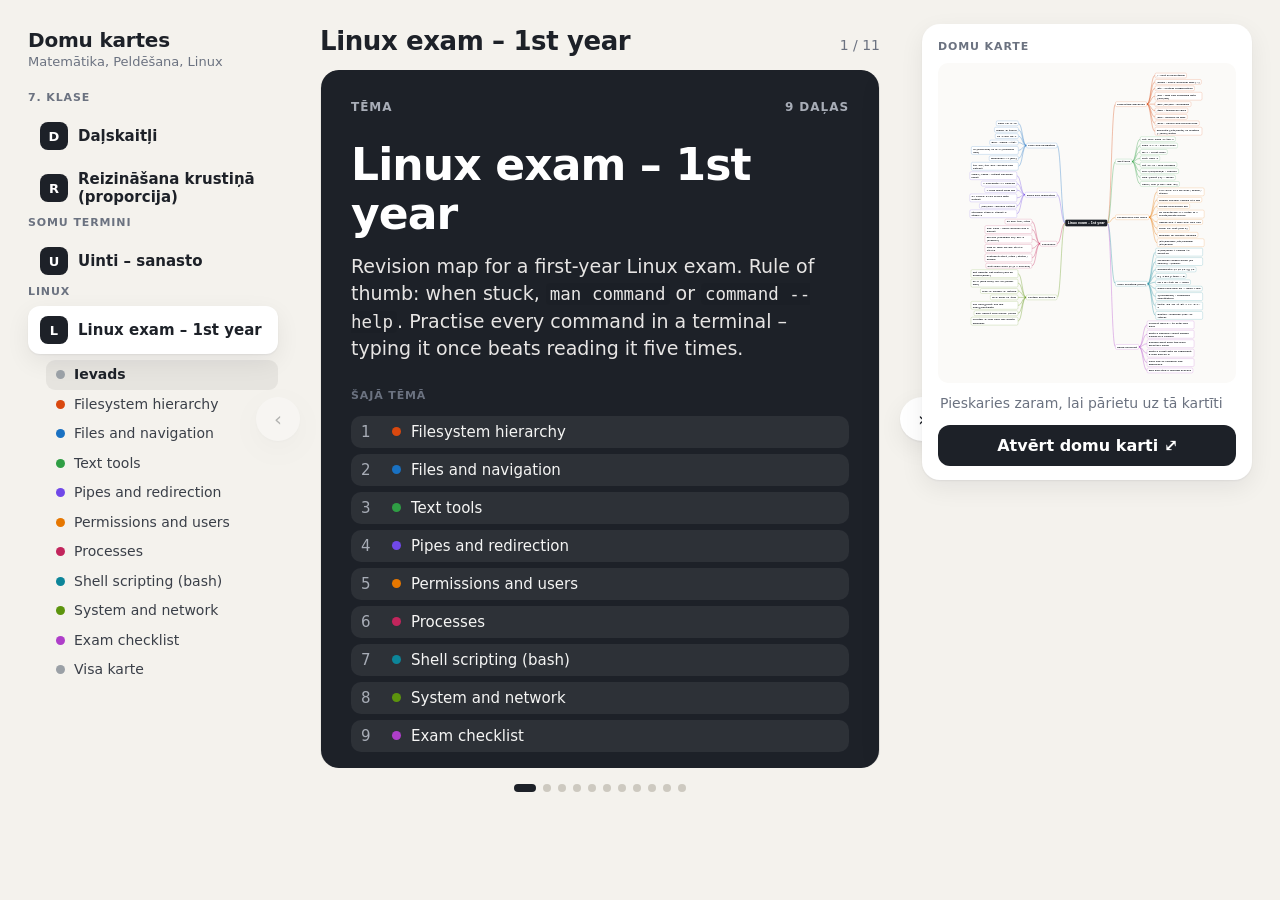
<file: linux-eksamens/index.html>
<!DOCTYPE html>
<html lang="lv">
<head>
<meta charset="utf-8">
<meta name="viewport" content="width=device-width, initial-scale=1, viewport-fit=cover">
<title>Linux exam – 1st year · Domu kartes</title>
<meta name="description" content="Revision map for a first-year Linux exam. Rule of thumb: when stuck, man command or command --help. Practise every command in a terminal – typing it once…">
<link rel="stylesheet" href="../assets/site.css">
</head>
<body>
<div class="app">
  <header class="topbar">
    <button class="icon-btn" id="menuBtn" type="button" aria-label="Tēmas">☰</button>
    <div class="brand">Domu kartes</div>
  </header>
  <nav class="sidebar" id="sidebar" aria-label="Tēmas">
    <a class="brand-link" href="../index.html">
      <div class="brand">Domu kartes</div>
      <div class="brand-sub">Matemātika, Peldēšana, Linux</div>
    </a>
    <p class="side-label">7. klase</p><ul class="topic-list"><li class="topic"><a class="topic-btn" href="../dalskaitli/index.html"><span class="topic-icon">D</span><span>Daļskaitļi</span></a></li><li class="topic"><a class="topic-btn" href="../proporcija-krustins/index.html"><span class="topic-icon">R</span><span>Reizināšana krustiņā (proporcija)</span></a></li></ul><p class="side-label">Somu termini</p><ul class="topic-list"><li class="topic"><a class="topic-btn" href="../uinti-sanasto/index.html"><span class="topic-icon">U</span><span>Uinti – sanasto</span></a></li></ul><p class="side-label">Linux</p><ul class="topic-list"><li class="topic active"><a class="topic-btn" href="../linux-eksamens/index.html" aria-current="page"><span class="topic-icon">L</span><span>Linux exam – 1st year</span></a><ul class="sections"><li><a class="section-btn current" href="#1"><span class="dot"></span><span>Ievads</span></a></li><li><a class="section-btn" href="#2"><span class="dot" style="--c:#d9480f"></span><span>Filesystem hierarchy</span></a></li><li><a class="section-btn" href="#3"><span class="dot" style="--c:#1971c2"></span><span>Files and navigation</span></a></li><li><a class="section-btn" href="#4"><span class="dot" style="--c:#2f9e44"></span><span>Text tools</span></a></li><li><a class="section-btn" href="#5"><span class="dot" style="--c:#7048e8"></span><span>Pipes and redirection</span></a></li><li><a class="section-btn" href="#6"><span class="dot" style="--c:#e67700"></span><span>Permissions and users</span></a></li><li><a class="section-btn" href="#7"><span class="dot" style="--c:#c2255c"></span><span>Processes</span></a></li><li><a class="section-btn" href="#8"><span class="dot" style="--c:#0c8599"></span><span>Shell scripting (bash)</span></a></li><li><a class="section-btn" href="#9"><span class="dot" style="--c:#5c940d"></span><span>System and network</span></a></li><li><a class="section-btn" href="#10"><span class="dot" style="--c:#ae3ec9"></span><span>Exam checklist</span></a></li><li><a class="section-btn" href="#11"><span class="dot"></span><span>Visa karte</span></a></li></ul></li></ul>
  </nav>
  <main class="stage">
    <div class="stage-head">
      <h1 class="stage-title">Linux exam – 1st year</h1>
      <span class="stage-count" id="count">1 / 11</span>
    </div>
    <div class="carousel">
      <div class="track" id="track" tabindex="0" aria-roledescription="carousel"><section class="slide" id="slide-1" aria-label="1 / 11"><div class="card intro"><div class="card-top"><span>Tēma</span><span>9 daļas</span></div><h2>Linux exam – 1st year</h2><div class="lead"><p>Revision map for a first-year Linux exam. Rule of thumb: when stuck, <code>man command</code> or <code>command --help</code>. Practise every command in a terminal – typing it once beats reading it five times.</p>
</div><p class="side-label">Šajā tēmā</p><ol class="toc"><li><a href="#2"><span class="n">1</span><span class="dot" style="--c:#d9480f"></span><span>Filesystem hierarchy</span></a></li><li><a href="#3"><span class="n">2</span><span class="dot" style="--c:#1971c2"></span><span>Files and navigation</span></a></li><li><a href="#4"><span class="n">3</span><span class="dot" style="--c:#2f9e44"></span><span>Text tools</span></a></li><li><a href="#5"><span class="n">4</span><span class="dot" style="--c:#7048e8"></span><span>Pipes and redirection</span></a></li><li><a href="#6"><span class="n">5</span><span class="dot" style="--c:#e67700"></span><span>Permissions and users</span></a></li><li><a href="#7"><span class="n">6</span><span class="dot" style="--c:#c2255c"></span><span>Processes</span></a></li><li><a href="#8"><span class="n">7</span><span class="dot" style="--c:#0c8599"></span><span>Shell scripting (bash)</span></a></li><li><a href="#9"><span class="n">8</span><span class="dot" style="--c:#5c940d"></span><span>System and network</span></a></li><li><a href="#10"><span class="n">9</span><span class="dot" style="--c:#ae3ec9"></span><span>Exam checklist</span></a></li></ol><div class="card-foot"><span>Velc vai spied →</span><span>1 / 11</span></div></div></section><section class="slide" id="slide-2" aria-label="2 / 11"><div class="card branch" style="--c:#d9480f;--tint:#d9480f17"><div class="card-top"><span class="badge">1</span><span>Linux exam – 1st year</span></div><h2>Filesystem hierarchy</h2><div class="lead"><p>Everything is a file, and everything hangs from one root <code>/</code>. Mnemonic: <strong>etc</strong> = <em>Editable Text Configuration</em>, <strong>var</strong> = <em>variable</em> data, <strong>tmp</strong> = gone after reboot.</p>
<p><img src="../img/21da0531cac47bf9.svg" alt="Upside-down tree growing from the root /: home as a house, etc as a gear, var as a log page, bin as a terminal, tmp as an hourglass, dev as a disk"></p>
</div><div class="items"><div class="item bare"><div class="item-title">/ – root of everything</div></div><div class="item bare"><div class="item-title">/home – users&#x27; personal files (~)</div></div><div class="item bare"><div class="item-title">/etc – system configuration</div></div><div class="item bare"><div class="item-title">/var – logs and changing data (/var/log)</div></div><div class="item bare"><div class="item-title">/bin, /usr/bin – programs</div></div><div class="item bare"><div class="item-title">/tmp – temporary files</div></div><div class="item bare"><div class="item-title">/dev – devices as files</div></div><div class="item bare"><div class="item-title">/proc – kernel and process info</div></div><div class="item bare"><div class="item-title">absolute (/etc/hosts) vs relative (../docs) paths</div></div></div><div class="card-foot"><span>Linux exam – 1st year</span><span>2 / 11</span></div></div></section><section class="slide" id="slide-3" aria-label="3 / 11"><div class="card branch" style="--c:#1971c2;--tint:#1971c217"><div class="card-top"><span class="badge">2</span><span>Linux exam – 1st year</span></div><h2>Files and navigation</h2><div class="items"><div class="item bare"><div class="item-title">pwd, cd, ls -la</div></div><div class="item bare"><div class="item-title">mkdir -p, touch</div></div><div class="item bare"><div class="item-title">cp -r, mv, rm -r</div></div><div class="item bare"><div class="item-title">find . -name &quot;*.txt&quot;</div></div><div class="item bare"><div class="item-title">ln (hard link) vs ln -s (symbolic link)</div></div><div class="item bare"><div class="item-title">wildcards: * ? [abc]</div></div><div class="item bare"><div class="item-title">tar -czf / tar -xzf – archive and extract</div></div></div><div class="card-foot"><span>Linux exam – 1st year</span><span>3 / 11</span></div></div></section><section class="slide" id="slide-4" aria-label="4 / 11"><div class="card branch" style="--c:#2f9e44;--tint:#2f9e4417"><div class="card-top"><span class="badge">3</span><span>Linux exam – 1st year</span></div><h2>Text tools</h2><div class="items"><div class="item bare"><div class="item-title">cat, less, head -n, tail -f</div></div><div class="item bare"><div class="item-title">grep -i -r -v – search lines</div></div><div class="item bare"><div class="item-title">wc -l – count lines</div></div><div class="item bare"><div class="item-title">sort, uniq -c</div></div><div class="item bare"><div class="item-title">cut -d: -f1 – pick columns</div></div><div class="item bare"><div class="item-title">sed &#x27;s/old/new/g&#x27; – replace</div></div><div class="item bare"><div class="item-title">awk &#x27;{print $1}&#x27; – fields</div></div><div class="item bare"><div class="item-title">nano / vim (i, Esc, :wq, :q!)</div></div></div><div class="card-foot"><span>Linux exam – 1st year</span><span>4 / 11</span></div></div></section><section class="slide" id="slide-5" aria-label="5 / 11"><div class="card branch" style="--c:#7048e8;--tint:#7048e817"><div class="card-top"><span class="badge">4</span><span>Linux exam – 1st year</span></div><h2>Pipes and redirection</h2><div class="lead"><p>Classic exam pipeline: <code>cut -d: -f7 /etc/passwd | sort | uniq -c | sort -nr</code> – which shells are used, most common first.</p>
</div><div class="items"><div class="item bare"><div class="item-title">cmd1 | cmd2 – output becomes input</div></div><div class="item bare"><div class="item-title">&gt; overwrite, &gt;&gt; append</div></div><div class="item bare"><div class="item-title">&lt; read input from file</div></div><div class="item bare"><div class="item-title">2&gt; errors, 2&gt;&amp;1 errors with output</div></div><div class="item bare"><div class="item-title">/dev/null – discard output</div></div><div class="item bare"><div class="item-title">streams: stdin 0, stdout 1, stderr 2</div></div></div><div class="card-foot"><span>Linux exam – 1st year</span><span>5 / 11</span></div></div></section><section class="slide" id="slide-6" aria-label="6 / 11"><div class="card branch" style="--c:#e67700;--tint:#e6770017"><div class="card-top"><span class="badge">5</span><span>Linux exam – 1st year</span></div><h2>Permissions and users</h2><div class="lead"><p>Read <code>ls -l</code> as type + three triples: <code>-rwxr-xr-x</code> = file, user rwx (7), group r-x (5), others r-x (5) → <strong>755</strong>.</p>
<p><img src="../img/a4d56fdecd6bd0b2.svg" alt="rwxr-xr-x split into three coloured blocks for user, group and others, with r=4, w=2, x=1 adding up to chmod 755"></p>
</div><div class="items"><div class="item bare"><div class="item-title">r=4, w=2, x=1 for user / group / others</div></div><div class="item bare"><div class="item-title">chmod 755 file, chmod u+x file</div></div><div class="item bare"><div class="item-title">chown user:group file</div></div><div class="item bare"><div class="item-title">on directories: x = enter, w = create/delete inside</div></div><div class="item bare"><div class="item-title">umask 022 → files 644, dirs 755</div></div><div class="item bare"><div class="item-title">sudo, su, root (UID 0)</div></div><div class="item bare"><div class="item-title">whoami, id, groups, passwd</div></div><div class="item bare"><div class="item-title">/etc/passwd, /etc/shadow, /etc/group</div></div></div><div class="card-foot"><span>Linux exam – 1st year</span><span>6 / 11</span></div></div></section><section class="slide" id="slide-7" aria-label="7 / 11"><div class="card branch" style="--c:#c2255c;--tint:#c2255c17"><div class="card-top"><span class="badge">6</span><span>Linux exam – 1st year</span></div><h2>Processes</h2><div class="items"><div class="item bare"><div class="item-title">ps aux, top / htop</div></div><div class="item bare"><div class="item-title">PID, PPID – every process has a parent</div></div><div class="item bare"><div class="item-title">kill PID (SIGTERM 15), kill -9 (SIGKILL)</div></div><div class="item bare"><div class="item-title">cmd &amp;, jobs, fg, bg, Ctrl+C, Ctrl+Z</div></div><div class="item bare"><div class="item-title">systemctl start / stop / status / enable</div></div><div class="item bare"><div class="item-title">exit code: echo $? (0 = success)</div></div></div><div class="card-foot"><span>Linux exam – 1st year</span><span>7 / 11</span></div></div></section><section class="slide" id="slide-8" aria-label="8 / 11"><div class="card branch" style="--c:#0c8599;--tint:#0c859917"><div class="card-top"><span class="badge">7</span><span>Linux exam – 1st year</span></div><h2>Shell scripting (bash)</h2><div class="lead"><p>Most common mistakes: spaces around <code>=</code> in assignments, missing spaces inside <code>[ ]</code>, and unquoted variables.</p>
</div><div class="items"><div class="item bare"><div class="item-title">#!/bin/bash + chmod +x script.sh</div></div><div class="item bare"><div class="item-title">variables: name=value (no spaces), &quot;$name&quot;</div></div><div class="item bare"><div class="item-title">arguments: $1 $2 $# $@ $0</div></div><div class="item bare"><div class="item-title">if [ -f file ]; then … fi</div></div><div class="item bare"><div class="item-title">for f in *.txt; do … done</div></div><div class="item bare"><div class="item-title">while read line; do … done &lt; file</div></div><div class="item bare"><div class="item-title">$(command) – command substitution</div></div><div class="item bare"><div class="item-title">tests: -eq -ne -lt -gt, = !=, -d -f -z</div></div><div class="item bare"><div class="item-title">quotes: &quot;expands $var&quot; vs &#x27;literal&#x27;</div></div></div><div class="card-foot"><span>Linux exam – 1st year</span><span>8 / 11</span></div></div></section><section class="slide" id="slide-9" aria-label="9 / 11"><div class="card branch" style="--c:#5c940d;--tint:#5c940d17"><div class="card-top"><span class="badge">8</span><span>Linux exam – 1st year</span></div><h2>System and network</h2><div class="items"><div class="item bare"><div class="item-title">apt update, apt install (dnf on Fedora/RHEL)</div></div><div class="item bare"><div class="item-title">df -h (disk free), du -sh (folder size)</div></div><div class="item bare"><div class="item-title">free -h, uname -a, uptime</div></div><div class="item bare"><div class="item-title">ip a, ping, ss -tuln</div></div><div class="item bare"><div class="item-title">ssh user@host, scp file user@host:path</div></div><div class="item bare"><div class="item-title">env, export VAR=value, $PATH</div></div><div class="item bare"><div class="item-title">crontab -e: min hour day month weekday</div></div></div><div class="card-foot"><span>Linux exam – 1st year</span><span>9 / 11</span></div></div></section><section class="slide" id="slide-10" aria-label="10 / 11"><div class="card branch" style="--c:#ae3ec9;--tint:#ae3ec917"><div class="card-top"><span class="badge">9</span><span>Linux exam – 1st year</span></div><h2>Exam checklist</h2><div class="items"><div class="item bare"><div class="item-title">convert rwxr-x--- to octal and back</div></div><div class="item bare"><div class="item-title">write a pipeline: count unique values in a column</div></div><div class="item bare"><div class="item-title">explain what each top-level directory holds</div></div><div class="item bare"><div class="item-title">write a script with an argument, a loop and an if</div></div><div class="item bare"><div class="item-title">hard link vs symbolic link difference</div></div><div class="item bare"><div class="item-title">find and stop a running process</div></div></div><div class="card-foot"><span>Linux exam – 1st year</span><span>10 / 11</span></div></div></section><section class="slide" id="slide-11" aria-label="11 / 11"><div class="card map"><div class="card-top"><span>Kopsavilkums</span><span>Visa karte</span></div><h2>Visa tēma vienā kartē</h2><div class="summary-map" data-map></div><div class="card-foot"><a class="primary" href="#karte">Atvērt domu karti ⤢</a><span>11 / 11</span></div></div></section></div>
      <button class="nav prev" id="prev" type="button" aria-label="Iepriekšējā kartīte">‹</button>
      <button class="nav next" id="next" type="button" aria-label="Nākamā kartīte">›</button>
    </div>
    <div class="dots" id="dots"><a href="#1" class="on" aria-label="1"></a><a href="#2" aria-label="2"></a><a href="#3" aria-label="3"></a><a href="#4" aria-label="4"></a><a href="#5" aria-label="5"></a><a href="#6" aria-label="6"></a><a href="#7" aria-label="7"></a><a href="#8" aria-label="8"></a><a href="#9" aria-label="9"></a><a href="#10" aria-label="10"></a><a href="#11" aria-label="11"></a></div>
  </main>
  <aside class="aside">
    <div class="mini-card">
      <div class="mini-head">
        <p class="side-label">Domu karte</p>
      </div>
      <div class="mini" id="mini"></div>
      <div class="mini-now" id="miniNow"></div>
      <a class="primary" href="#karte">Atvērt domu karti ⤢</a>
    </div>
  </aside>
</div>
<div class="scrim" id="scrim"></div>
<div class="overlay" id="overlay" role="dialog" aria-label="Domu karte">
  <div class="ov-bar">
    <div class="ov-title" id="ovTitle">Linux exam – 1st year</div>
    <button class="tool on" id="tContent" type="button">Saturs</button>
    <button class="tool" id="tOut" type="button" aria-label="Tālināt">−</button>
    <button class="tool" id="tIn" type="button" aria-label="Tuvināt">+</button>
    <button class="tool" id="tFit" type="button">Visa karte</button>
    <button class="tool" id="tClose" type="button" aria-label="Aizvērt">✕</button>
  </div>
  <div class="viewport" id="viewport">
    <div class="ov-hint" id="ovHint">Velc, lai pārvietotu · tuvini ar ritenīti vai diviem pirkstiem · pieskaries mezglam, lai sakļautu</div>
  </div>
</div>
<script type="application/json" id="site-data">{"title":"Domu kartes","subtitle":"Matemātika, Peldēšana, Linux","groups":[{"title":"7. klase","topics":[{"slug":"dalskaitli","title":"Daļskaitļi"},{"slug":"proporcija-krustins","title":"Reizināšana krustiņā (proporcija)"}]},{"title":"Somu termini","topics":[{"slug":"uinti-sanasto","title":"Uinti – sanasto"}]},{"title":"Linux","topics":[{"slug":"linux-eksamens","title":"Linux exam – 1st year"}]}]}</script>
<script type="application/json" id="topic-data">{"slug":"linux-eksamens","root":"n1","slideCount":11,"nodes":{"n1":{"title":"Linux exam – 1st year","text":"Linux exam – 1st year","html":"<p>Revision map for a first-year Linux exam. Rule of thumb: when stuck, <code>man command<\/code> or <code>command --help<\/code>. Practise every command in a terminal – typing it once beats reading it five times.<\/p>\n","children":["n2","n12","n20","n29","n36","n45","n52","n62","n70"],"branch":-1,"color":"#1d2128","slide":0},"n2":{"title":"Filesystem hierarchy","text":"Filesystem hierarchy","html":"<p>Everything is a file, and everything hangs from one root <code>/<\/code>. Mnemonic: <strong>etc<\/strong> = <em>Editable Text Configuration<\/em>, <strong>var<\/strong> = <em>variable<\/em> data, <strong>tmp<\/strong> = gone after reboot.<\/p>\n<p><img src=\"../img/21da0531cac47bf9.svg\" alt=\"Upside-down tree growing from the root /: home as a house, etc as a gear, var as a log page, bin as a terminal, tmp as an hourglass, dev as a disk\"><\/p>\n","children":["n3","n4","n5","n6","n7","n8","n9","n10","n11"],"branch":0,"color":"#d9480f","slide":1},"n3":{"title":"/ – root of everything","text":"/ – root of everything","html":"","children":[],"branch":0,"color":"#d9480f","slide":1},"n4":{"title":"/home – users&#x27; personal files (~)","text":"/home – users' personal files (~)","html":"","children":[],"branch":0,"color":"#d9480f","slide":1},"n5":{"title":"/etc – system configuration","text":"/etc – system configuration","html":"","children":[],"branch":0,"color":"#d9480f","slide":1},"n6":{"title":"/var – logs and changing data (/var/log)","text":"/var – logs and changing data (/var/log)","html":"","children":[],"branch":0,"color":"#d9480f","slide":1},"n7":{"title":"/bin, /usr/bin – programs","text":"/bin, /usr/bin – programs","html":"","children":[],"branch":0,"color":"#d9480f","slide":1},"n8":{"title":"/tmp – temporary files","text":"/tmp – temporary files","html":"","children":[],"branch":0,"color":"#d9480f","slide":1},"n9":{"title":"/dev – devices as files","text":"/dev – devices as files","html":"","children":[],"branch":0,"color":"#d9480f","slide":1},"n10":{"title":"/proc – kernel and process info","text":"/proc – kernel and process info","html":"","children":[],"branch":0,"color":"#d9480f","slide":1},"n11":{"title":"absolute (/etc/hosts) vs relative (../docs) paths","text":"absolute (/etc/hosts) vs relative (../docs) paths","html":"","children":[],"branch":0,"color":"#d9480f","slide":1},"n12":{"title":"Files and navigation","text":"Files and navigation","html":"","children":["n13","n14","n15","n16","n17","n18","n19"],"branch":1,"color":"#1971c2","slide":2},"n13":{"title":"pwd, cd, ls -la","text":"pwd, cd, ls -la","html":"","children":[],"branch":1,"color":"#1971c2","slide":2},"n14":{"title":"mkdir -p, touch","text":"mkdir -p, touch","html":"","children":[],"branch":1,"color":"#1971c2","slide":2},"n15":{"title":"cp -r, mv, rm -r","text":"cp -r, mv, rm -r","html":"","children":[],"branch":1,"color":"#1971c2","slide":2},"n16":{"title":"find . -name &quot;*.txt&quot;","text":"find . -name \"*.txt\"","html":"","children":[],"branch":1,"color":"#1971c2","slide":2},"n17":{"title":"ln (hard link) vs ln -s (symbolic link)","text":"ln (hard link) vs ln -s (symbolic link)","html":"","children":[],"branch":1,"color":"#1971c2","slide":2},"n18":{"title":"wildcards: * ? [abc]","text":"wildcards: * ? [abc]","html":"","children":[],"branch":1,"color":"#1971c2","slide":2},"n19":{"title":"tar -czf / tar -xzf – archive and extract","text":"tar -czf / tar -xzf – archive and extract","html":"","children":[],"branch":1,"color":"#1971c2","slide":2},"n20":{"title":"Text tools","text":"Text tools","html":"","children":["n21","n22","n23","n24","n25","n26","n27","n28"],"branch":2,"color":"#2f9e44","slide":3},"n21":{"title":"cat, less, head -n, tail -f","text":"cat, less, head -n, tail -f","html":"","children":[],"branch":2,"color":"#2f9e44","slide":3},"n22":{"title":"grep -i -r -v – search lines","text":"grep -i -r -v – search lines","html":"","children":[],"branch":2,"color":"#2f9e44","slide":3},"n23":{"title":"wc -l – count lines","text":"wc -l – count lines","html":"","children":[],"branch":2,"color":"#2f9e44","slide":3},"n24":{"title":"sort, uniq -c","text":"sort, uniq -c","html":"","children":[],"branch":2,"color":"#2f9e44","slide":3},"n25":{"title":"cut -d: -f1 – pick columns","text":"cut -d: -f1 – pick columns","html":"","children":[],"branch":2,"color":"#2f9e44","slide":3},"n26":{"title":"sed &#x27;s/old/new/g&#x27; – replace","text":"sed 's/old/new/g' – replace","html":"","children":[],"branch":2,"color":"#2f9e44","slide":3},"n27":{"title":"awk &#x27;{print $1}&#x27; – fields","text":"awk '{print $1}' – fields","html":"","children":[],"branch":2,"color":"#2f9e44","slide":3},"n28":{"title":"nano / vim (i, Esc, :wq, :q!)","text":"nano / vim (i, Esc, :wq, :q!)","html":"","children":[],"branch":2,"color":"#2f9e44","slide":3},"n29":{"title":"Pipes and redirection","text":"Pipes and redirection","html":"<p>Classic exam pipeline: <code>cut -d: -f7 /etc/passwd | sort | uniq -c | sort -nr<\/code> – which shells are used, most common first.<\/p>\n","children":["n30","n31","n32","n33","n34","n35"],"branch":3,"color":"#7048e8","slide":4},"n30":{"title":"cmd1 | cmd2 – output becomes input","text":"cmd1 | cmd2 – output becomes input","html":"","children":[],"branch":3,"color":"#7048e8","slide":4},"n31":{"title":"&gt; overwrite, &gt;&gt; append","text":"> overwrite, >> append","html":"","children":[],"branch":3,"color":"#7048e8","slide":4},"n32":{"title":"&lt; read input from file","text":"< read input from file","html":"","children":[],"branch":3,"color":"#7048e8","slide":4},"n33":{"title":"2&gt; errors, 2&gt;&amp;1 errors with output","text":"2> errors, 2>&1 errors with output","html":"","children":[],"branch":3,"color":"#7048e8","slide":4},"n34":{"title":"/dev/null – discard output","text":"/dev/null – discard output","html":"","children":[],"branch":3,"color":"#7048e8","slide":4},"n35":{"title":"streams: stdin 0, stdout 1, stderr 2","text":"streams: stdin 0, stdout 1, stderr 2","html":"","children":[],"branch":3,"color":"#7048e8","slide":4},"n36":{"title":"Permissions and users","text":"Permissions and users","html":"<p>Read <code>ls -l<\/code> as type + three triples: <code>-rwxr-xr-x<\/code> = file, user rwx (7), group r-x (5), others r-x (5) → <strong>755<\/strong>.<\/p>\n<p><img src=\"../img/a4d56fdecd6bd0b2.svg\" alt=\"rwxr-xr-x split into three coloured blocks for user, group and others, with r=4, w=2, x=1 adding up to chmod 755\"><\/p>\n","children":["n37","n38","n39","n40","n41","n42","n43","n44"],"branch":4,"color":"#e67700","slide":5},"n37":{"title":"r=4, w=2, x=1 for user / group / others","text":"r=4, w=2, x=1 for user / group / others","html":"","children":[],"branch":4,"color":"#e67700","slide":5},"n38":{"title":"chmod 755 file, chmod u+x file","text":"chmod 755 file, chmod u+x file","html":"","children":[],"branch":4,"color":"#e67700","slide":5},"n39":{"title":"chown user:group file","text":"chown user:group file","html":"","children":[],"branch":4,"color":"#e67700","slide":5},"n40":{"title":"on directories: x = enter, w = create/delete inside","text":"on directories: x = enter, w = create/delete inside","html":"","children":[],"branch":4,"color":"#e67700","slide":5},"n41":{"title":"umask 022 → files 644, dirs 755","text":"umask 022 → files 644, dirs 755","html":"","children":[],"branch":4,"color":"#e67700","slide":5},"n42":{"title":"sudo, su, root (UID 0)","text":"sudo, su, root (UID 0)","html":"","children":[],"branch":4,"color":"#e67700","slide":5},"n43":{"title":"whoami, id, groups, passwd","text":"whoami, id, groups, passwd","html":"","children":[],"branch":4,"color":"#e67700","slide":5},"n44":{"title":"/etc/passwd, /etc/shadow, /etc/group","text":"/etc/passwd, /etc/shadow, /etc/group","html":"","children":[],"branch":4,"color":"#e67700","slide":5},"n45":{"title":"Processes","text":"Processes","html":"","children":["n46","n47","n48","n49","n50","n51"],"branch":5,"color":"#c2255c","slide":6},"n46":{"title":"ps aux, top / htop","text":"ps aux, top / htop","html":"","children":[],"branch":5,"color":"#c2255c","slide":6},"n47":{"title":"PID, PPID – every process has a parent","text":"PID, PPID – every process has a parent","html":"","children":[],"branch":5,"color":"#c2255c","slide":6},"n48":{"title":"kill PID (SIGTERM 15), kill -9 (SIGKILL)","text":"kill PID (SIGTERM 15), kill -9 (SIGKILL)","html":"","children":[],"branch":5,"color":"#c2255c","slide":6},"n49":{"title":"cmd &amp;, jobs, fg, bg, Ctrl+C, Ctrl+Z","text":"cmd &, jobs, fg, bg, Ctrl+C, Ctrl+Z","html":"","children":[],"branch":5,"color":"#c2255c","slide":6},"n50":{"title":"systemctl start / stop / status / enable","text":"systemctl start / stop / status / enable","html":"","children":[],"branch":5,"color":"#c2255c","slide":6},"n51":{"title":"exit code: echo $? (0 = success)","text":"exit code: echo $? (0 = success)","html":"","children":[],"branch":5,"color":"#c2255c","slide":6},"n52":{"title":"Shell scripting (bash)","text":"Shell scripting (bash)","html":"<p>Most common mistakes: spaces around <code>=<\/code> in assignments, missing spaces inside <code>[ ]<\/code>, and unquoted variables.<\/p>\n","children":["n53","n54","n55","n56","n57","n58","n59","n60","n61"],"branch":6,"color":"#0c8599","slide":7},"n53":{"title":"#!/bin/bash + chmod +x script.sh","text":"#!/bin/bash + chmod +x script.sh","html":"","children":[],"branch":6,"color":"#0c8599","slide":7},"n54":{"title":"variables: name=value (no spaces), &quot;$name&quot;","text":"variables: name=value (no spaces), \"$name\"","html":"","children":[],"branch":6,"color":"#0c8599","slide":7},"n55":{"title":"arguments: $1 $2 $# $@ $0","text":"arguments: $1 $2 $# $@ $0","html":"","children":[],"branch":6,"color":"#0c8599","slide":7},"n56":{"title":"if [ -f file ]; then … fi","text":"if [ -f file ]; then … fi","html":"","children":[],"branch":6,"color":"#0c8599","slide":7},"n57":{"title":"for f in *.txt; do … done","text":"for f in *.txt; do … done","html":"","children":[],"branch":6,"color":"#0c8599","slide":7},"n58":{"title":"while read line; do … done &lt; file","text":"while read line; do … done < file","html":"","children":[],"branch":6,"color":"#0c8599","slide":7},"n59":{"title":"$(command) – command substitution","text":"$(command) – command substitution","html":"","children":[],"branch":6,"color":"#0c8599","slide":7},"n60":{"title":"tests: -eq -ne -lt -gt, = !=, -d -f -z","text":"tests: -eq -ne -lt -gt, = !=, -d -f -z","html":"","children":[],"branch":6,"color":"#0c8599","slide":7},"n61":{"title":"quotes: &quot;expands $var&quot; vs &#x27;literal&#x27;","text":"quotes: \"expands $var\" vs 'literal'","html":"","children":[],"branch":6,"color":"#0c8599","slide":7},"n62":{"title":"System and network","text":"System and network","html":"","children":["n63","n64","n65","n66","n67","n68","n69"],"branch":7,"color":"#5c940d","slide":8},"n63":{"title":"apt update, apt install (dnf on Fedora/RHEL)","text":"apt update, apt install (dnf on Fedora/RHEL)","html":"","children":[],"branch":7,"color":"#5c940d","slide":8},"n64":{"title":"df -h (disk free), du -sh (folder size)","text":"df -h (disk free), du -sh (folder size)","html":"","children":[],"branch":7,"color":"#5c940d","slide":8},"n65":{"title":"free -h, uname -a, uptime","text":"free -h, uname -a, uptime","html":"","children":[],"branch":7,"color":"#5c940d","slide":8},"n66":{"title":"ip a, ping, ss -tuln","text":"ip a, ping, ss -tuln","html":"","children":[],"branch":7,"color":"#5c940d","slide":8},"n67":{"title":"ssh user@host, scp file user@host:path","text":"ssh user@host, scp file user@host:path","html":"","children":[],"branch":7,"color":"#5c940d","slide":8},"n68":{"title":"env, export VAR=value, $PATH","text":"env, export VAR=value, $PATH","html":"","children":[],"branch":7,"color":"#5c940d","slide":8},"n69":{"title":"crontab -e: min hour day month weekday","text":"crontab -e: min hour day month weekday","html":"","children":[],"branch":7,"color":"#5c940d","slide":8},"n70":{"title":"Exam checklist","text":"Exam checklist","html":"","children":["n71","n72","n73","n74","n75","n76"],"branch":8,"color":"#ae3ec9","slide":9},"n71":{"title":"convert rwxr-x--- to octal and back","text":"convert rwxr-x--- to octal and back","html":"","children":[],"branch":8,"color":"#ae3ec9","slide":9},"n72":{"title":"write a pipeline: count unique values in a column","text":"write a pipeline: count unique values in a column","html":"","children":[],"branch":8,"color":"#ae3ec9","slide":9},"n73":{"title":"explain what each top-level directory holds","text":"explain what each top-level directory holds","html":"","children":[],"branch":8,"color":"#ae3ec9","slide":9},"n74":{"title":"write a script with an argument, a loop and an if","text":"write a script with an argument, a loop and an if","html":"","children":[],"branch":8,"color":"#ae3ec9","slide":9},"n75":{"title":"hard link vs symbolic link difference","text":"hard link vs symbolic link difference","html":"","children":[],"branch":8,"color":"#ae3ec9","slide":9},"n76":{"title":"find and stop a running process","text":"find and stop a running process","html":"","children":[],"branch":8,"color":"#ae3ec9","slide":9}}}</script>
<script src="../assets/layout.js"></script>
<script src="../assets/site.js"></script>
</body>
</html>
</file>
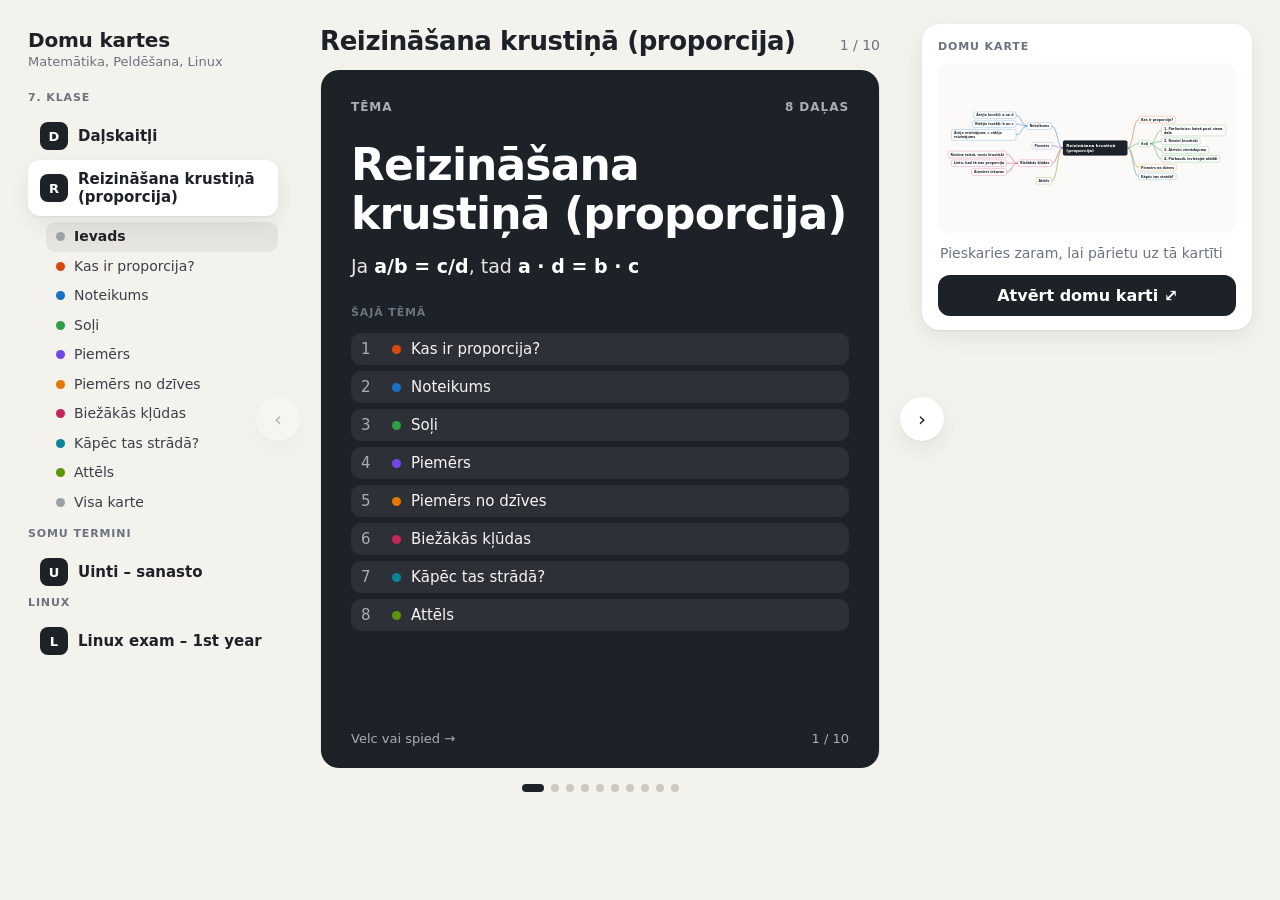
<file: proporcija-krustins/index.html>
<!DOCTYPE html>
<html lang="lv">
<head>
<meta charset="utf-8">
<meta name="viewport" content="width=device-width, initial-scale=1, viewport-fit=cover">
<title>Reizināšana krustiņā (proporcija) · Domu kartes</title>
<meta name="description" content="Ja a/b = c/d, tad a · d = b · c">
<link rel="stylesheet" href="../assets/site.css">
</head>
<body>
<div class="app">
  <header class="topbar">
    <button class="icon-btn" id="menuBtn" type="button" aria-label="Tēmas">☰</button>
    <div class="brand">Domu kartes</div>
  </header>
  <nav class="sidebar" id="sidebar" aria-label="Tēmas">
    <a class="brand-link" href="../index.html">
      <div class="brand">Domu kartes</div>
      <div class="brand-sub">Matemātika, Peldēšana, Linux</div>
    </a>
    <p class="side-label">7. klase</p><ul class="topic-list"><li class="topic"><a class="topic-btn" href="../dalskaitli/index.html"><span class="topic-icon">D</span><span>Daļskaitļi</span></a></li><li class="topic active"><a class="topic-btn" href="../proporcija-krustins/index.html" aria-current="page"><span class="topic-icon">R</span><span>Reizināšana krustiņā (proporcija)</span></a><ul class="sections"><li><a class="section-btn current" href="#1"><span class="dot"></span><span>Ievads</span></a></li><li><a class="section-btn" href="#2"><span class="dot" style="--c:#d9480f"></span><span>Kas ir proporcija?</span></a></li><li><a class="section-btn" href="#3"><span class="dot" style="--c:#1971c2"></span><span>Noteikums</span></a></li><li><a class="section-btn" href="#4"><span class="dot" style="--c:#2f9e44"></span><span>Soļi</span></a></li><li><a class="section-btn" href="#5"><span class="dot" style="--c:#7048e8"></span><span>Piemērs</span></a></li><li><a class="section-btn" href="#6"><span class="dot" style="--c:#e67700"></span><span>Piemērs no dzīves</span></a></li><li><a class="section-btn" href="#7"><span class="dot" style="--c:#c2255c"></span><span>Biežākās kļūdas</span></a></li><li><a class="section-btn" href="#8"><span class="dot" style="--c:#0c8599"></span><span>Kāpēc tas strādā?</span></a></li><li><a class="section-btn" href="#9"><span class="dot" style="--c:#5c940d"></span><span>Attēls</span></a></li><li><a class="section-btn" href="#10"><span class="dot"></span><span>Visa karte</span></a></li></ul></li></ul><p class="side-label">Somu termini</p><ul class="topic-list"><li class="topic"><a class="topic-btn" href="../uinti-sanasto/index.html"><span class="topic-icon">U</span><span>Uinti – sanasto</span></a></li></ul><p class="side-label">Linux</p><ul class="topic-list"><li class="topic"><a class="topic-btn" href="../linux-eksamens/index.html"><span class="topic-icon">L</span><span>Linux exam – 1st year</span></a></li></ul>
  </nav>
  <main class="stage">
    <div class="stage-head">
      <h1 class="stage-title">Reizināšana krustiņā (proporcija)</h1>
      <span class="stage-count" id="count">1 / 10</span>
    </div>
    <div class="carousel">
      <div class="track" id="track" tabindex="0" aria-roledescription="carousel"><section class="slide" id="slide-1" aria-label="1 / 10"><div class="card intro"><div class="card-top"><span>Tēma</span><span>8 daļas</span></div><h2>Reizināšana krustiņā (proporcija)</h2><div class="lead"><p>Ja <strong>a/b = c/d</strong>, tad <strong>a · d = b · c</strong></p>
</div><p class="side-label">Šajā tēmā</p><ol class="toc"><li><a href="#2"><span class="n">1</span><span class="dot" style="--c:#d9480f"></span><span>Kas ir proporcija?</span></a></li><li><a href="#3"><span class="n">2</span><span class="dot" style="--c:#1971c2"></span><span>Noteikums</span></a></li><li><a href="#4"><span class="n">3</span><span class="dot" style="--c:#2f9e44"></span><span>Soļi</span></a></li><li><a href="#5"><span class="n">4</span><span class="dot" style="--c:#7048e8"></span><span>Piemērs</span></a></li><li><a href="#6"><span class="n">5</span><span class="dot" style="--c:#e67700"></span><span>Piemērs no dzīves</span></a></li><li><a href="#7"><span class="n">6</span><span class="dot" style="--c:#c2255c"></span><span>Biežākās kļūdas</span></a></li><li><a href="#8"><span class="n">7</span><span class="dot" style="--c:#0c8599"></span><span>Kāpēc tas strādā?</span></a></li><li><a href="#9"><span class="n">8</span><span class="dot" style="--c:#5c940d"></span><span>Attēls</span></a></li></ol><div class="card-foot"><span>Velc vai spied →</span><span>1 / 10</span></div></div></section><section class="slide" id="slide-2" aria-label="2 / 10"><div class="card branch" style="--c:#d9480f;--tint:#d9480f17"><div class="card-top"><span class="badge">1</span><span>Reizināšana krustiņā (proporcija)</span></div><h2>Kas ir proporcija?</h2><div class="lead"><p>Divu vienādu daļu (attiecību) vienādība:</p>
<p><strong>a/b = c/d</strong>  (b ≠ 0, d ≠ 0)</p>
<p>Piemērs: 2/3 = 4/6</p>
</div><div class="items"></div><div class="card-foot"><span>Reizināšana krustiņā (proporcija)</span><span>2 / 10</span></div></div></section><section class="slide" id="slide-3" aria-label="3 / 10"><div class="card branch" style="--c:#1971c2;--tint:#1971c217"><div class="card-top"><span class="badge">2</span><span>Reizināšana krustiņā (proporcija)</span></div><h2>Noteikums</h2><div class="lead"><p>Reizinām <strong>pa diagonāli</strong> — veidojas krustiņš ✕</p>
<p><strong>a · d = b · c</strong></p>
</div><div class="items"><div class="item bare"><div class="item-title">Ārējie locekļi: a un d</div></div><div class="item bare"><div class="item-title">Vidējie locekļi: b un c</div></div><div class="item bare"><div class="item-title">Ārējo reizinājums = vidējo reizinājums</div></div></div><div class="card-foot"><span>Reizināšana krustiņā (proporcija)</span><span>3 / 10</span></div></div></section><section class="slide" id="slide-4" aria-label="4 / 10"><div class="card branch" style="--c:#2f9e44;--tint:#2f9e4417"><div class="card-top"><span class="badge">3</span><span>Reizināšana krustiņā (proporcija)</span></div><h2>Soļi</h2><div class="items"><div class="item bare"><div class="item-title">1. Pārliecinies: katrā pusē viena daļa</div></div><div class="item bare"><div class="item-title">2. Reizini krustiski</div></div><div class="item bare"><div class="item-title">3. Atrisini vienādojumu</div></div><div class="item bare"><div class="item-title">4. Pārbaudi, ievietojot atbildi</div></div></div><div class="card-foot"><span>Reizināšana krustiņā (proporcija)</span><span>4 / 10</span></div></div></section><section class="slide" id="slide-5" aria-label="5 / 10"><div class="card branch" style="--c:#7048e8;--tint:#7048e817"><div class="card-top"><span class="badge">4</span><span>Reizināšana krustiņā (proporcija)</span></div><h2>Piemērs</h2><div class="lead"><p><strong>x/4 = 6/8</strong></p>
<p>8 · x = 4 · 6</p>
<p>8x = 24</p>
<p><strong>x = 3</strong></p>
<p>Pārbaude: 3/4 = 6/8 ✓</p>
</div><div class="items"></div><div class="card-foot"><span>Reizināšana krustiņā (proporcija)</span><span>5 / 10</span></div></div></section><section class="slide" id="slide-6" aria-label="6 / 10"><div class="card branch" style="--c:#e67700;--tint:#e6770017"><div class="card-top"><span class="badge">5</span><span>Reizināšana krustiņā (proporcija)</span></div><h2>Piemērs no dzīves</h2><div class="lead"><p>3 kg ābolu maksā 4,50 €. Cik maksā 5 kg?</p>
<p><strong>3/4,50 = 5/x</strong></p>
<p>3 · x = 4,50 · 5</p>
<p>3x = 22,50</p>
<p><strong>x = 7,50 €</strong></p>
</div><div class="items"></div><div class="card-foot"><span>Reizināšana krustiņā (proporcija)</span><span>6 / 10</span></div></div></section><section class="slide" id="slide-7" aria-label="7 / 10"><div class="card branch" style="--c:#c2255c;--tint:#c2255c17"><div class="card-top"><span class="badge">6</span><span>Reizināšana krustiņā (proporcija)</span></div><h2>Biežākās kļūdas</h2><div class="items"><div class="item"><div class="item-title">Reizina taisni, nevis krustiski</div><div class="item-body"><p>❌ a · c = b · d</p>
<p>✅ a · d = b · c</p>
</div></div><div class="item"><div class="item-title">Lieto, kad tā nav proporcija</div><div class="item-body"><p>❌ x/2 <strong>+ 1</strong> = 3/4 — kreisajā pusē nav tikai viena daļa, krustiņu uzreiz lietot nevar</p>
</div></div><div class="item"><div class="item-title">Aizmirst iekavas</div><div class="item-body"><p>(x + 1)/3 = 2/5</p>
<p>❌ 5x + 1 = 6</p>
<p>✅ <strong>5(x + 1) = 6</strong> → 5x + 5 = 6 → x = 0,2</p>
</div></div></div><div class="card-foot"><span>Reizināšana krustiņā (proporcija)</span><span>7 / 10</span></div></div></section><section class="slide" id="slide-8" aria-label="8 / 10"><div class="card branch" style="--c:#0c8599;--tint:#0c859917"><div class="card-top"><span class="badge">7</span><span>Reizināšana krustiņā (proporcija)</span></div><h2>Kāpēc tas strādā?</h2><div class="lead"><p>Abas puses reizinām ar <strong>b · d</strong>:</p>
<p>(a/b) · b · d = (c/d) · b · d</p>
<p><strong>a · d = c · b</strong></p>
<p>Krustiņš ir tikai īsceļš!</p>
</div><div class="items"></div><div class="card-foot"><span>Reizināšana krustiņā (proporcija)</span><span>8 / 10</span></div></div></section><section class="slide" id="slide-9" aria-label="9 / 10"><div class="card branch" style="--c:#5c940d;--tint:#5c940d17"><div class="card-top"><span class="badge">8</span><span>Reizināšana krustiņā (proporcija)</span></div><h2>Attēls</h2><div class="lead"><p><img src="../img/ed7c6d58f02499a4.png" alt="proporcija krustins"></p>
</div><div class="items"></div><div class="card-foot"><span>Reizināšana krustiņā (proporcija)</span><span>9 / 10</span></div></div></section><section class="slide" id="slide-10" aria-label="10 / 10"><div class="card map"><div class="card-top"><span>Kopsavilkums</span><span>Visa karte</span></div><h2>Visa tēma vienā kartē</h2><div class="summary-map" data-map></div><div class="card-foot"><a class="primary" href="#karte">Atvērt domu karti ⤢</a><span>10 / 10</span></div></div></section></div>
      <button class="nav prev" id="prev" type="button" aria-label="Iepriekšējā kartīte">‹</button>
      <button class="nav next" id="next" type="button" aria-label="Nākamā kartīte">›</button>
    </div>
    <div class="dots" id="dots"><a href="#1" class="on" aria-label="1"></a><a href="#2" aria-label="2"></a><a href="#3" aria-label="3"></a><a href="#4" aria-label="4"></a><a href="#5" aria-label="5"></a><a href="#6" aria-label="6"></a><a href="#7" aria-label="7"></a><a href="#8" aria-label="8"></a><a href="#9" aria-label="9"></a><a href="#10" aria-label="10"></a></div>
  </main>
  <aside class="aside">
    <div class="mini-card">
      <div class="mini-head">
        <p class="side-label">Domu karte</p>
      </div>
      <div class="mini" id="mini"></div>
      <div class="mini-now" id="miniNow"></div>
      <a class="primary" href="#karte">Atvērt domu karti ⤢</a>
    </div>
  </aside>
</div>
<div class="scrim" id="scrim"></div>
<div class="overlay" id="overlay" role="dialog" aria-label="Domu karte">
  <div class="ov-bar">
    <div class="ov-title" id="ovTitle">Reizināšana krustiņā (proporcija)</div>
    <button class="tool on" id="tContent" type="button">Saturs</button>
    <button class="tool" id="tOut" type="button" aria-label="Tālināt">−</button>
    <button class="tool" id="tIn" type="button" aria-label="Tuvināt">+</button>
    <button class="tool" id="tFit" type="button">Visa karte</button>
    <button class="tool" id="tClose" type="button" aria-label="Aizvērt">✕</button>
  </div>
  <div class="viewport" id="viewport">
    <div class="ov-hint" id="ovHint">Velc, lai pārvietotu · tuvini ar ritenīti vai diviem pirkstiem · pieskaries mezglam, lai sakļautu</div>
  </div>
</div>
<script type="application/json" id="site-data">{"title":"Domu kartes","subtitle":"Matemātika, Peldēšana, Linux","groups":[{"title":"7. klase","topics":[{"slug":"dalskaitli","title":"Daļskaitļi"},{"slug":"proporcija-krustins","title":"Reizināšana krustiņā (proporcija)"}]},{"title":"Somu termini","topics":[{"slug":"uinti-sanasto","title":"Uinti – sanasto"}]},{"title":"Linux","topics":[{"slug":"linux-eksamens","title":"Linux exam – 1st year"}]}]}</script>
<script type="application/json" id="topic-data">{"slug":"proporcija-krustins","root":"n1","slideCount":10,"nodes":{"n1":{"title":"Reizināšana krustiņā (proporcija)","text":"Reizināšana krustiņā (proporcija)","html":"<p>Ja <strong>a/b = c/d<\/strong>, tad <strong>a · d = b · c<\/strong><\/p>\n","children":["n2","n3","n7","n12","n13","n14","n18","n19"],"branch":-1,"color":"#1d2128","slide":0},"n2":{"title":"Kas ir proporcija?","text":"Kas ir proporcija?","html":"<p>Divu vienādu daļu (attiecību) vienādība:<\/p>\n<p><strong>a/b = c/d<\/strong>  (b ≠ 0, d ≠ 0)<\/p>\n<p>Piemērs: 2/3 = 4/6<\/p>\n","children":[],"branch":0,"color":"#d9480f","slide":1},"n3":{"title":"Noteikums","text":"Noteikums","html":"<p>Reizinām <strong>pa diagonāli<\/strong> — veidojas krustiņš ✕<\/p>\n<p><strong>a · d = b · c<\/strong><\/p>\n","children":["n4","n5","n6"],"branch":1,"color":"#1971c2","slide":2},"n4":{"title":"Ārējie locekļi: a un d","text":"Ārējie locekļi: a un d","html":"","children":[],"branch":1,"color":"#1971c2","slide":2},"n5":{"title":"Vidējie locekļi: b un c","text":"Vidējie locekļi: b un c","html":"","children":[],"branch":1,"color":"#1971c2","slide":2},"n6":{"title":"Ārējo reizinājums = vidējo reizinājums","text":"Ārējo reizinājums = vidējo reizinājums","html":"","children":[],"branch":1,"color":"#1971c2","slide":2},"n7":{"title":"Soļi","text":"Soļi","html":"","children":["n8","n9","n10","n11"],"branch":2,"color":"#2f9e44","slide":3},"n8":{"title":"1. Pārliecinies: katrā pusē viena daļa","text":"1. Pārliecinies: katrā pusē viena daļa","html":"","children":[],"branch":2,"color":"#2f9e44","slide":3},"n9":{"title":"2. Reizini krustiski","text":"2. Reizini krustiski","html":"","children":[],"branch":2,"color":"#2f9e44","slide":3},"n10":{"title":"3. Atrisini vienādojumu","text":"3. Atrisini vienādojumu","html":"","children":[],"branch":2,"color":"#2f9e44","slide":3},"n11":{"title":"4. Pārbaudi, ievietojot atbildi","text":"4. Pārbaudi, ievietojot atbildi","html":"","children":[],"branch":2,"color":"#2f9e44","slide":3},"n12":{"title":"Piemērs","text":"Piemērs","html":"<p><strong>x/4 = 6/8<\/strong><\/p>\n<p>8 · x = 4 · 6<\/p>\n<p>8x = 24<\/p>\n<p><strong>x = 3<\/strong><\/p>\n<p>Pārbaude: 3/4 = 6/8 ✓<\/p>\n","children":[],"branch":3,"color":"#7048e8","slide":4},"n13":{"title":"Piemērs no dzīves","text":"Piemērs no dzīves","html":"<p>3 kg ābolu maksā 4,50 €. Cik maksā 5 kg?<\/p>\n<p><strong>3/4,50 = 5/x<\/strong><\/p>\n<p>3 · x = 4,50 · 5<\/p>\n<p>3x = 22,50<\/p>\n<p><strong>x = 7,50 €<\/strong><\/p>\n","children":[],"branch":4,"color":"#e67700","slide":5},"n14":{"title":"Biežākās kļūdas","text":"Biežākās kļūdas","html":"","children":["n15","n16","n17"],"branch":5,"color":"#c2255c","slide":6},"n15":{"title":"Reizina taisni, nevis krustiski","text":"Reizina taisni, nevis krustiski","html":"<p>❌ a · c = b · d<\/p>\n<p>✅ a · d = b · c<\/p>\n","children":[],"branch":5,"color":"#c2255c","slide":6},"n16":{"title":"Lieto, kad tā nav proporcija","text":"Lieto, kad tā nav proporcija","html":"<p>❌ x/2 <strong>+ 1<\/strong> = 3/4 — kreisajā pusē nav tikai viena daļa, krustiņu uzreiz lietot nevar<\/p>\n","children":[],"branch":5,"color":"#c2255c","slide":6},"n17":{"title":"Aizmirst iekavas","text":"Aizmirst iekavas","html":"<p>(x + 1)/3 = 2/5<\/p>\n<p>❌ 5x + 1 = 6<\/p>\n<p>✅ <strong>5(x + 1) = 6<\/strong> → 5x + 5 = 6 → x = 0,2<\/p>\n","children":[],"branch":5,"color":"#c2255c","slide":6},"n18":{"title":"Kāpēc tas strādā?","text":"Kāpēc tas strādā?","html":"<p>Abas puses reizinām ar <strong>b · d<\/strong>:<\/p>\n<p>(a/b) · b · d = (c/d) · b · d<\/p>\n<p><strong>a · d = c · b<\/strong><\/p>\n<p>Krustiņš ir tikai īsceļš!<\/p>\n","children":[],"branch":6,"color":"#0c8599","slide":7},"n19":{"title":"Attēls","text":"Attēls","html":"<p><img src=\"../img/ed7c6d58f02499a4.png\" alt=\"proporcija krustins\"><\/p>\n","children":[],"branch":7,"color":"#5c940d","slide":8}}}</script>
<script src="../assets/layout.js"></script>
<script src="../assets/site.js"></script>
</body>
</html>
</file>
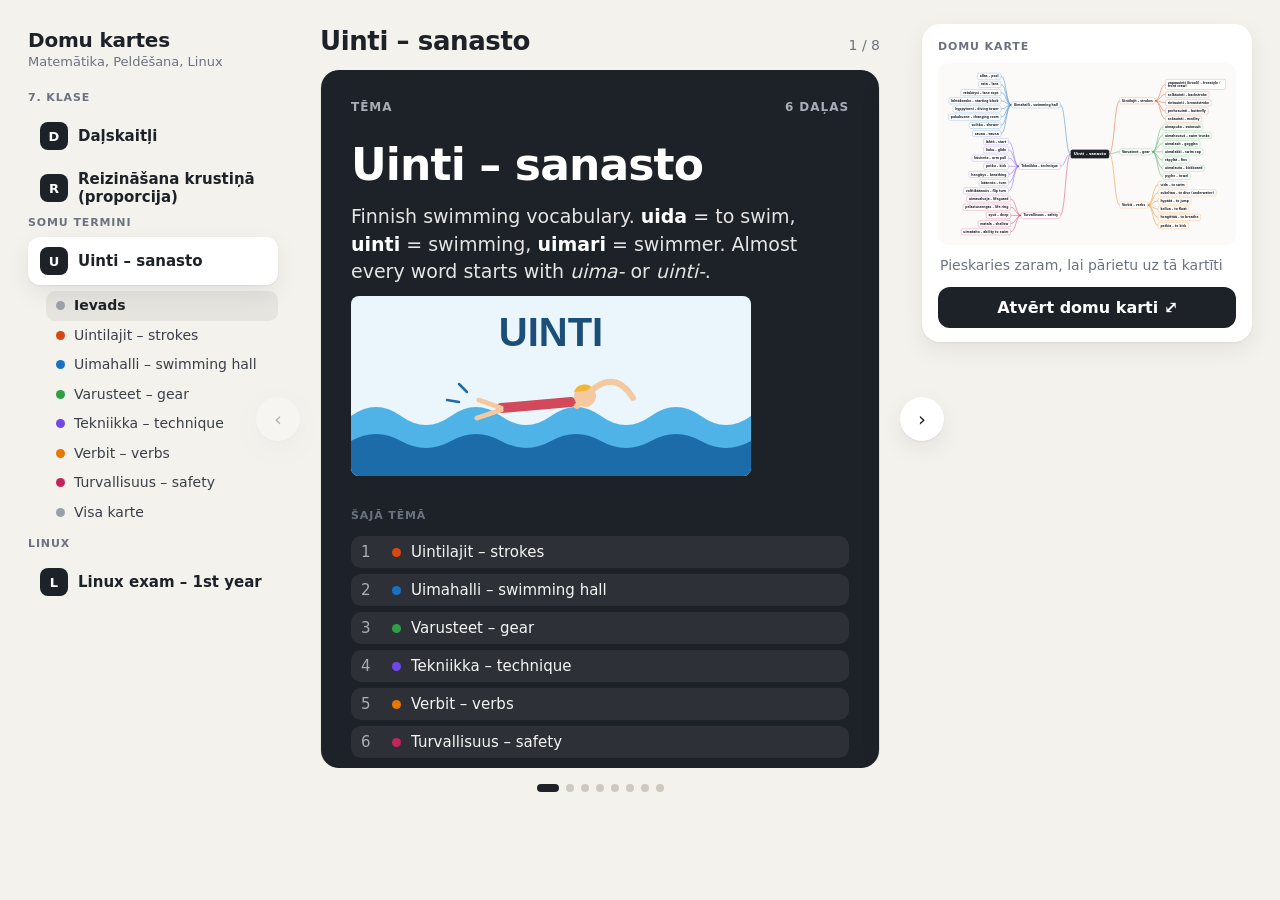
<file: uinti-sanasto/index.html>
<!DOCTYPE html>
<html lang="lv">
<head>
<meta charset="utf-8">
<meta name="viewport" content="width=device-width, initial-scale=1, viewport-fit=cover">
<title>Uinti – sanasto · Domu kartes</title>
<meta name="description" content="Finnish swimming vocabulary. uida = to swim, uinti = swimming, uimari = swimmer. Almost every word starts with uima- or uinti-. A swimmer crossing blue waves…">
<link rel="stylesheet" href="../assets/site.css">
</head>
<body>
<div class="app">
  <header class="topbar">
    <button class="icon-btn" id="menuBtn" type="button" aria-label="Tēmas">☰</button>
    <div class="brand">Domu kartes</div>
  </header>
  <nav class="sidebar" id="sidebar" aria-label="Tēmas">
    <a class="brand-link" href="../index.html">
      <div class="brand">Domu kartes</div>
      <div class="brand-sub">Matemātika, Peldēšana, Linux</div>
    </a>
    <p class="side-label">7. klase</p><ul class="topic-list"><li class="topic"><a class="topic-btn" href="../dalskaitli/index.html"><span class="topic-icon">D</span><span>Daļskaitļi</span></a></li><li class="topic"><a class="topic-btn" href="../proporcija-krustins/index.html"><span class="topic-icon">R</span><span>Reizināšana krustiņā (proporcija)</span></a></li></ul><p class="side-label">Somu termini</p><ul class="topic-list"><li class="topic active"><a class="topic-btn" href="../uinti-sanasto/index.html" aria-current="page"><span class="topic-icon">U</span><span>Uinti – sanasto</span></a><ul class="sections"><li><a class="section-btn current" href="#1"><span class="dot"></span><span>Ievads</span></a></li><li><a class="section-btn" href="#2"><span class="dot" style="--c:#d9480f"></span><span>Uintilajit – strokes</span></a></li><li><a class="section-btn" href="#3"><span class="dot" style="--c:#1971c2"></span><span>Uimahalli – swimming hall</span></a></li><li><a class="section-btn" href="#4"><span class="dot" style="--c:#2f9e44"></span><span>Varusteet – gear</span></a></li><li><a class="section-btn" href="#5"><span class="dot" style="--c:#7048e8"></span><span>Tekniikka – technique</span></a></li><li><a class="section-btn" href="#6"><span class="dot" style="--c:#e67700"></span><span>Verbit – verbs</span></a></li><li><a class="section-btn" href="#7"><span class="dot" style="--c:#c2255c"></span><span>Turvallisuus – safety</span></a></li><li><a class="section-btn" href="#8"><span class="dot"></span><span>Visa karte</span></a></li></ul></li></ul><p class="side-label">Linux</p><ul class="topic-list"><li class="topic"><a class="topic-btn" href="../linux-eksamens/index.html"><span class="topic-icon">L</span><span>Linux exam – 1st year</span></a></li></ul>
  </nav>
  <main class="stage">
    <div class="stage-head">
      <h1 class="stage-title">Uinti – sanasto</h1>
      <span class="stage-count" id="count">1 / 8</span>
    </div>
    <div class="carousel">
      <div class="track" id="track" tabindex="0" aria-roledescription="carousel"><section class="slide" id="slide-1" aria-label="1 / 8"><div class="card intro"><div class="card-top"><span>Tēma</span><span>6 daļas</span></div><h2>Uinti – sanasto</h2><div class="lead"><p>Finnish swimming vocabulary. <strong>uida</strong> = to swim, <strong>uinti</strong> = swimming, <strong>uimari</strong> = swimmer. Almost every word starts with <em>uima-</em> or <em>uinti-</em>.</p>
<p><img src="../img/e2517bc84258d1c6.svg" alt="A swimmer crossing blue waves under the word UINTI"></p>
</div><p class="side-label">Šajā tēmā</p><ol class="toc"><li><a href="#2"><span class="n">1</span><span class="dot" style="--c:#d9480f"></span><span>Uintilajit – strokes</span></a></li><li><a href="#3"><span class="n">2</span><span class="dot" style="--c:#1971c2"></span><span>Uimahalli – swimming hall</span></a></li><li><a href="#4"><span class="n">3</span><span class="dot" style="--c:#2f9e44"></span><span>Varusteet – gear</span></a></li><li><a href="#5"><span class="n">4</span><span class="dot" style="--c:#7048e8"></span><span>Tekniikka – technique</span></a></li><li><a href="#6"><span class="n">5</span><span class="dot" style="--c:#e67700"></span><span>Verbit – verbs</span></a></li><li><a href="#7"><span class="n">6</span><span class="dot" style="--c:#c2255c"></span><span>Turvallisuus – safety</span></a></li></ol><div class="card-foot"><span>Velc vai spied →</span><span>1 / 8</span></div></div></section><section class="slide" id="slide-2" aria-label="2 / 8"><div class="card branch" style="--c:#d9480f;--tint:#d9480f17"><div class="card-top"><span class="badge">1</span><span>Uinti – sanasto</span></div><h2>Uintilajit – strokes</h2><div class="lead"><p><em>-uinti</em> = swimming. The first half names the body part or animal: <strong>selkä</strong> = back, <strong>rinta</strong> = chest, <strong>perhonen</strong> = butterfly, <strong>vapaa</strong> = free, <strong>seka</strong> = mixed.</p>
<p><img src="../img/62bcbdfd860b6e52.svg" alt="Five strokes as symbols: open padlock (vapaa), figure on its back (selkä), heart on chest (rinta), butterfly (perhonen), four mixed colours (seka)"></p>
</div><div class="items"><div class="item bare"><div class="item-title">vapaauinti (krooli) – freestyle / front crawl</div></div><div class="item bare"><div class="item-title">selkäuinti – backstroke</div></div><div class="item bare"><div class="item-title">rintauinti – breaststroke</div></div><div class="item bare"><div class="item-title">perhosuinti – butterfly</div></div><div class="item bare"><div class="item-title">sekauinti – medley</div></div></div><div class="card-foot"><span>Uinti – sanasto</span><span>2 / 8</span></div></div></section><section class="slide" id="slide-3" aria-label="3 / 8"><div class="card branch" style="--c:#1971c2;--tint:#1971c217"><div class="card-top"><span class="badge">2</span><span>Uinti – sanasto</span></div><h2>Uimahalli – swimming hall</h2><div class="lead"><p><strong>uima</strong> + <strong>halli</strong> = swim hall. <strong>rata</strong> also means a railway track; <strong>lähtö</strong> = departure, <strong>koroke</strong> = platform.</p>
<p><img src="../img/bd09931852ac9223.svg" alt="Swimming hall seen from above: pool with lanes, lane ropes, starting blocks and diving tower, plus changing room, shower and sauna"></p>
</div><div class="items"><div class="item bare"><div class="item-title">allas – pool</div></div><div class="item bare"><div class="item-title">rata – lane</div></div><div class="item bare"><div class="item-title">rataköysi – lane rope</div></div><div class="item bare"><div class="item-title">lähtökoroke – starting block</div></div><div class="item bare"><div class="item-title">hyppytorni – diving tower</div></div><div class="item bare"><div class="item-title">pukuhuone – changing room</div></div><div class="item bare"><div class="item-title">suihku – shower</div></div><div class="item bare"><div class="item-title">sauna – sauna</div></div></div><div class="card-foot"><span>Uinti – sanasto</span><span>3 / 8</span></div></div></section><section class="slide" id="slide-4" aria-label="4 / 8"><div class="card branch" style="--c:#2f9e44;--tint:#2f9e4417"><div class="card-top"><span class="badge">3</span><span>Uinti – sanasto</span></div><h2>Varusteet – gear</h2><div class="lead"><p><em>uima-</em> + an everyday word: <strong>puku</strong> = suit, <strong>housut</strong> = trousers, <strong>lasit</strong> = glasses, <strong>lakki</strong> = cap, <strong>lauta</strong> = board.</p>
<p><img src="../img/791dd848f0cc702e.svg" alt="Swimming gear: swimsuit, trunks, goggles, cap, fins, kickboard and towel, each labelled in Finnish"></p>
</div><div class="items"><div class="item bare"><div class="item-title">uimapuku – swimsuit</div></div><div class="item bare"><div class="item-title">uimahousut – swim trunks</div></div><div class="item bare"><div class="item-title">uimalasit – goggles</div></div><div class="item bare"><div class="item-title">uimalakki – swim cap</div></div><div class="item bare"><div class="item-title">räpylät – fins</div></div><div class="item bare"><div class="item-title">uimalauta – kickboard</div></div><div class="item bare"><div class="item-title">pyyhe – towel</div></div></div><div class="card-foot"><span>Uinti – sanasto</span><span>4 / 8</span></div></div></section><section class="slide" id="slide-5" aria-label="5 / 8"><div class="card branch" style="--c:#7048e8;--tint:#7048e817"><div class="card-top"><span class="badge">4</span><span>Uinti – sanasto</span></div><h2>Tekniikka – technique</h2><div class="lead"><p>One length in order: <strong>lähtö → liuku → käsiveto + potku + hengitys → käännös</strong>.</p>
<p><img src="../img/90e4296609963005.svg" alt="One pool length from the side: start from the block, glide, arm pull, kick, breathing, and turn at the wall"></p>
</div><div class="items"><div class="item bare"><div class="item-title">lähtö – start</div></div><div class="item bare"><div class="item-title">liuku – glide</div></div><div class="item bare"><div class="item-title">käsiveto – arm pull</div></div><div class="item bare"><div class="item-title">potku – kick</div></div><div class="item bare"><div class="item-title">hengitys – breathing</div></div><div class="item bare"><div class="item-title">käännös – turn</div></div><div class="item bare"><div class="item-title">volttikäännös – flip turn</div></div></div><div class="card-foot"><span>Uinti – sanasto</span><span>5 / 8</span></div></div></section><section class="slide" id="slide-6" aria-label="6 / 8"><div class="card branch" style="--c:#e67700;--tint:#e6770017"><div class="card-top"><span class="badge">5</span><span>Uinti – sanasto</span></div><h2>Verbit – verbs</h2><div class="lead"><p>Minä <strong>uin</strong>, sinä <strong>uit</strong>, hän <strong>ui</strong>. <em>Osaatko uida?</em> = Can you swim?</p>
<p><img src="../img/618ff2e0ba13255e.svg" alt="Six action panels: swimming, diving under water, jumping in, floating, breathing and kicking"></p>
</div><div class="items"><div class="item bare"><div class="item-title">uida – to swim</div></div><div class="item bare"><div class="item-title">sukeltaa – to dive (underwater)</div></div><div class="item bare"><div class="item-title">hypätä – to jump</div></div><div class="item bare"><div class="item-title">kellua – to float</div></div><div class="item bare"><div class="item-title">hengittää – to breathe</div></div><div class="item bare"><div class="item-title">potkia – to kick</div></div></div><div class="card-foot"><span>Uinti – sanasto</span><span>6 / 8</span></div></div></section><section class="slide" id="slide-7" aria-label="7 / 8"><div class="card branch" style="--c:#c2255c;--tint:#c2255c17"><div class="card-top"><span class="badge">6</span><span>Uinti – sanasto</span></div><h2>Turvallisuus – safety</h2><div class="lead"><p><strong>syvä</strong> pää = deep end, <strong>matala</strong> pää = shallow end.</p>
<p><img src="../img/3dd9a113cc296c2b.svg" alt="Pool cross-section sloping from shallow (matala) to deep (syvä), with a lifeguard on a high chair and a life ring"></p>
</div><div class="items"><div class="item bare"><div class="item-title">uimavalvoja – lifeguard</div></div><div class="item bare"><div class="item-title">pelastusrengas – life ring</div></div><div class="item bare"><div class="item-title">syvä – deep</div></div><div class="item bare"><div class="item-title">matala – shallow</div></div><div class="item bare"><div class="item-title">uimataito – ability to swim</div></div></div><div class="card-foot"><span>Uinti – sanasto</span><span>7 / 8</span></div></div></section><section class="slide" id="slide-8" aria-label="8 / 8"><div class="card map"><div class="card-top"><span>Kopsavilkums</span><span>Visa karte</span></div><h2>Visa tēma vienā kartē</h2><div class="summary-map" data-map></div><div class="card-foot"><a class="primary" href="#karte">Atvērt domu karti ⤢</a><span>8 / 8</span></div></div></section></div>
      <button class="nav prev" id="prev" type="button" aria-label="Iepriekšējā kartīte">‹</button>
      <button class="nav next" id="next" type="button" aria-label="Nākamā kartīte">›</button>
    </div>
    <div class="dots" id="dots"><a href="#1" class="on" aria-label="1"></a><a href="#2" aria-label="2"></a><a href="#3" aria-label="3"></a><a href="#4" aria-label="4"></a><a href="#5" aria-label="5"></a><a href="#6" aria-label="6"></a><a href="#7" aria-label="7"></a><a href="#8" aria-label="8"></a></div>
  </main>
  <aside class="aside">
    <div class="mini-card">
      <div class="mini-head">
        <p class="side-label">Domu karte</p>
      </div>
      <div class="mini" id="mini"></div>
      <div class="mini-now" id="miniNow"></div>
      <a class="primary" href="#karte">Atvērt domu karti ⤢</a>
    </div>
  </aside>
</div>
<div class="scrim" id="scrim"></div>
<div class="overlay" id="overlay" role="dialog" aria-label="Domu karte">
  <div class="ov-bar">
    <div class="ov-title" id="ovTitle">Uinti – sanasto</div>
    <button class="tool on" id="tContent" type="button">Saturs</button>
    <button class="tool" id="tOut" type="button" aria-label="Tālināt">−</button>
    <button class="tool" id="tIn" type="button" aria-label="Tuvināt">+</button>
    <button class="tool" id="tFit" type="button">Visa karte</button>
    <button class="tool" id="tClose" type="button" aria-label="Aizvērt">✕</button>
  </div>
  <div class="viewport" id="viewport">
    <div class="ov-hint" id="ovHint">Velc, lai pārvietotu · tuvini ar ritenīti vai diviem pirkstiem · pieskaries mezglam, lai sakļautu</div>
  </div>
</div>
<script type="application/json" id="site-data">{"title":"Domu kartes","subtitle":"Matemātika, Peldēšana, Linux","groups":[{"title":"7. klase","topics":[{"slug":"dalskaitli","title":"Daļskaitļi"},{"slug":"proporcija-krustins","title":"Reizināšana krustiņā (proporcija)"}]},{"title":"Somu termini","topics":[{"slug":"uinti-sanasto","title":"Uinti – sanasto"}]},{"title":"Linux","topics":[{"slug":"linux-eksamens","title":"Linux exam – 1st year"}]}]}</script>
<script type="application/json" id="topic-data">{"slug":"uinti-sanasto","root":"n1","slideCount":8,"nodes":{"n1":{"title":"Uinti – sanasto","text":"Uinti – sanasto","html":"<p>Finnish swimming vocabulary. <strong>uida<\/strong> = to swim, <strong>uinti<\/strong> = swimming, <strong>uimari<\/strong> = swimmer. Almost every word starts with <em>uima-<\/em> or <em>uinti-<\/em>.<\/p>\n<p><img src=\"../img/e2517bc84258d1c6.svg\" alt=\"A swimmer crossing blue waves under the word UINTI\"><\/p>\n","children":["n2","n8","n17","n25","n33","n40"],"branch":-1,"color":"#1d2128","slide":0},"n2":{"title":"Uintilajit – strokes","text":"Uintilajit – strokes","html":"<p><em>-uinti<\/em> = swimming. The first half names the body part or animal: <strong>selkä<\/strong> = back, <strong>rinta<\/strong> = chest, <strong>perhonen<\/strong> = butterfly, <strong>vapaa<\/strong> = free, <strong>seka<\/strong> = mixed.<\/p>\n<p><img src=\"../img/62bcbdfd860b6e52.svg\" alt=\"Five strokes as symbols: open padlock (vapaa), figure on its back (selkä), heart on chest (rinta), butterfly (perhonen), four mixed colours (seka)\"><\/p>\n","children":["n3","n4","n5","n6","n7"],"branch":0,"color":"#d9480f","slide":1},"n3":{"title":"vapaauinti (krooli) – freestyle / front crawl","text":"vapaauinti (krooli) – freestyle / front crawl","html":"","children":[],"branch":0,"color":"#d9480f","slide":1},"n4":{"title":"selkäuinti – backstroke","text":"selkäuinti – backstroke","html":"","children":[],"branch":0,"color":"#d9480f","slide":1},"n5":{"title":"rintauinti – breaststroke","text":"rintauinti – breaststroke","html":"","children":[],"branch":0,"color":"#d9480f","slide":1},"n6":{"title":"perhosuinti – butterfly","text":"perhosuinti – butterfly","html":"","children":[],"branch":0,"color":"#d9480f","slide":1},"n7":{"title":"sekauinti – medley","text":"sekauinti – medley","html":"","children":[],"branch":0,"color":"#d9480f","slide":1},"n8":{"title":"Uimahalli – swimming hall","text":"Uimahalli – swimming hall","html":"<p><strong>uima<\/strong> + <strong>halli<\/strong> = swim hall. <strong>rata<\/strong> also means a railway track; <strong>lähtö<\/strong> = departure, <strong>koroke<\/strong> = platform.<\/p>\n<p><img src=\"../img/bd09931852ac9223.svg\" alt=\"Swimming hall seen from above: pool with lanes, lane ropes, starting blocks and diving tower, plus changing room, shower and sauna\"><\/p>\n","children":["n9","n10","n11","n12","n13","n14","n15","n16"],"branch":1,"color":"#1971c2","slide":2},"n9":{"title":"allas – pool","text":"allas – pool","html":"","children":[],"branch":1,"color":"#1971c2","slide":2},"n10":{"title":"rata – lane","text":"rata – lane","html":"","children":[],"branch":1,"color":"#1971c2","slide":2},"n11":{"title":"rataköysi – lane rope","text":"rataköysi – lane rope","html":"","children":[],"branch":1,"color":"#1971c2","slide":2},"n12":{"title":"lähtökoroke – starting block","text":"lähtökoroke – starting block","html":"","children":[],"branch":1,"color":"#1971c2","slide":2},"n13":{"title":"hyppytorni – diving tower","text":"hyppytorni – diving tower","html":"","children":[],"branch":1,"color":"#1971c2","slide":2},"n14":{"title":"pukuhuone – changing room","text":"pukuhuone – changing room","html":"","children":[],"branch":1,"color":"#1971c2","slide":2},"n15":{"title":"suihku – shower","text":"suihku – shower","html":"","children":[],"branch":1,"color":"#1971c2","slide":2},"n16":{"title":"sauna – sauna","text":"sauna – sauna","html":"","children":[],"branch":1,"color":"#1971c2","slide":2},"n17":{"title":"Varusteet – gear","text":"Varusteet – gear","html":"<p><em>uima-<\/em> + an everyday word: <strong>puku<\/strong> = suit, <strong>housut<\/strong> = trousers, <strong>lasit<\/strong> = glasses, <strong>lakki<\/strong> = cap, <strong>lauta<\/strong> = board.<\/p>\n<p><img src=\"../img/791dd848f0cc702e.svg\" alt=\"Swimming gear: swimsuit, trunks, goggles, cap, fins, kickboard and towel, each labelled in Finnish\"><\/p>\n","children":["n18","n19","n20","n21","n22","n23","n24"],"branch":2,"color":"#2f9e44","slide":3},"n18":{"title":"uimapuku – swimsuit","text":"uimapuku – swimsuit","html":"","children":[],"branch":2,"color":"#2f9e44","slide":3},"n19":{"title":"uimahousut – swim trunks","text":"uimahousut – swim trunks","html":"","children":[],"branch":2,"color":"#2f9e44","slide":3},"n20":{"title":"uimalasit – goggles","text":"uimalasit – goggles","html":"","children":[],"branch":2,"color":"#2f9e44","slide":3},"n21":{"title":"uimalakki – swim cap","text":"uimalakki – swim cap","html":"","children":[],"branch":2,"color":"#2f9e44","slide":3},"n22":{"title":"räpylät – fins","text":"räpylät – fins","html":"","children":[],"branch":2,"color":"#2f9e44","slide":3},"n23":{"title":"uimalauta – kickboard","text":"uimalauta – kickboard","html":"","children":[],"branch":2,"color":"#2f9e44","slide":3},"n24":{"title":"pyyhe – towel","text":"pyyhe – towel","html":"","children":[],"branch":2,"color":"#2f9e44","slide":3},"n25":{"title":"Tekniikka – technique","text":"Tekniikka – technique","html":"<p>One length in order: <strong>lähtö → liuku → käsiveto + potku + hengitys → käännös<\/strong>.<\/p>\n<p><img src=\"../img/90e4296609963005.svg\" alt=\"One pool length from the side: start from the block, glide, arm pull, kick, breathing, and turn at the wall\"><\/p>\n","children":["n26","n27","n28","n29","n30","n31","n32"],"branch":3,"color":"#7048e8","slide":4},"n26":{"title":"lähtö – start","text":"lähtö – start","html":"","children":[],"branch":3,"color":"#7048e8","slide":4},"n27":{"title":"liuku – glide","text":"liuku – glide","html":"","children":[],"branch":3,"color":"#7048e8","slide":4},"n28":{"title":"käsiveto – arm pull","text":"käsiveto – arm pull","html":"","children":[],"branch":3,"color":"#7048e8","slide":4},"n29":{"title":"potku – kick","text":"potku – kick","html":"","children":[],"branch":3,"color":"#7048e8","slide":4},"n30":{"title":"hengitys – breathing","text":"hengitys – breathing","html":"","children":[],"branch":3,"color":"#7048e8","slide":4},"n31":{"title":"käännös – turn","text":"käännös – turn","html":"","children":[],"branch":3,"color":"#7048e8","slide":4},"n32":{"title":"volttikäännös – flip turn","text":"volttikäännös – flip turn","html":"","children":[],"branch":3,"color":"#7048e8","slide":4},"n33":{"title":"Verbit – verbs","text":"Verbit – verbs","html":"<p>Minä <strong>uin<\/strong>, sinä <strong>uit<\/strong>, hän <strong>ui<\/strong>. <em>Osaatko uida?<\/em> = Can you swim?<\/p>\n<p><img src=\"../img/618ff2e0ba13255e.svg\" alt=\"Six action panels: swimming, diving under water, jumping in, floating, breathing and kicking\"><\/p>\n","children":["n34","n35","n36","n37","n38","n39"],"branch":4,"color":"#e67700","slide":5},"n34":{"title":"uida – to swim","text":"uida – to swim","html":"","children":[],"branch":4,"color":"#e67700","slide":5},"n35":{"title":"sukeltaa – to dive (underwater)","text":"sukeltaa – to dive (underwater)","html":"","children":[],"branch":4,"color":"#e67700","slide":5},"n36":{"title":"hypätä – to jump","text":"hypätä – to jump","html":"","children":[],"branch":4,"color":"#e67700","slide":5},"n37":{"title":"kellua – to float","text":"kellua – to float","html":"","children":[],"branch":4,"color":"#e67700","slide":5},"n38":{"title":"hengittää – to breathe","text":"hengittää – to breathe","html":"","children":[],"branch":4,"color":"#e67700","slide":5},"n39":{"title":"potkia – to kick","text":"potkia – to kick","html":"","children":[],"branch":4,"color":"#e67700","slide":5},"n40":{"title":"Turvallisuus – safety","text":"Turvallisuus – safety","html":"<p><strong>syvä<\/strong> pää = deep end, <strong>matala<\/strong> pää = shallow end.<\/p>\n<p><img src=\"../img/3dd9a113cc296c2b.svg\" alt=\"Pool cross-section sloping from shallow (matala) to deep (syvä), with a lifeguard on a high chair and a life ring\"><\/p>\n","children":["n41","n42","n43","n44","n45"],"branch":5,"color":"#c2255c","slide":6},"n41":{"title":"uimavalvoja – lifeguard","text":"uimavalvoja – lifeguard","html":"","children":[],"branch":5,"color":"#c2255c","slide":6},"n42":{"title":"pelastusrengas – life ring","text":"pelastusrengas – life ring","html":"","children":[],"branch":5,"color":"#c2255c","slide":6},"n43":{"title":"syvä – deep","text":"syvä – deep","html":"","children":[],"branch":5,"color":"#c2255c","slide":6},"n44":{"title":"matala – shallow","text":"matala – shallow","html":"","children":[],"branch":5,"color":"#c2255c","slide":6},"n45":{"title":"uimataito – ability to swim","text":"uimataito – ability to swim","html":"","children":[],"branch":5,"color":"#c2255c","slide":6}}}</script>
<script src="../assets/layout.js"></script>
<script src="../assets/site.js"></script>
</body>
</html>
</file>
<file: assets/site.css>
:root {
  --bg: #f4f2ed;
  --panel: #ffffff;
  --ink: #1d2128;
  --muted: #6b7280;
  --line: #e4e1da;
  --radius: 18px;
  --shadow: 0 1px 2px rgba(20, 20, 30, .06), 0 8px 24px rgba(20, 20, 30, .07);
  --font: "Segoe UI", system-ui, -apple-system, Roboto, "Noto Sans", sans-serif;
}
* { box-sizing: border-box; }
html, body { margin: 0; height: 100%; }
body {
  font-family: var(--font);
  color: var(--ink);
  background: var(--bg);
  -webkit-font-smoothing: antialiased;
  -webkit-tap-highlight-color: transparent;
}
button { font: inherit; color: inherit; cursor: pointer; }
a { color: #1864ab; }
.topic-btn, .section-btn, .toc a, .dots a, .primary, .brand-link, .topic-card {
  text-decoration: none;
}

/* ---------- Page layout ---------- */
.app {
  display: grid;
  grid-template-columns: 250px minmax(0, 1fr) 330px;
  gap: 28px;
  max-width: 1480px;
  margin: 0 auto;
  padding: 24px 28px 40px;
  min-height: 100%;
  align-items: start;
}
.topbar { display: none; }

/* ---------- Left: topics ---------- */
.sidebar { position: sticky; top: 24px; }
.brand-link { display: block; color: inherit; }
.brand { font-weight: 700; font-size: 20px; margin: 4px 0 2px; letter-spacing: -.01em; }
.brand-sub { color: var(--muted); font-size: 13px; margin-bottom: 22px; }
.side-label {
  text-transform: uppercase; letter-spacing: .08em;
  font-size: 11px; font-weight: 700; color: var(--muted); margin: 0 0 8px;
}
.topic-list { list-style: none; margin: 0; padding: 0; }
.topic-btn {
  display: flex; align-items: center; gap: 10px; width: 100%;
  padding: 10px 12px; border: 0; border-radius: 12px; background: transparent;
  text-align: left; font-weight: 600; font-size: 15px; color: inherit; cursor: pointer;
}
.topic-btn:hover { background: rgba(0, 0, 0, .04); }
.topic.active > .topic-btn { background: var(--panel); box-shadow: var(--shadow); }
.topic-icon {
  width: 28px; height: 28px; border-radius: 8px; flex: none;
  display: grid; place-items: center; font-size: 13px; font-weight: 700;
  background: var(--ink); color: #fff;
}
.sections { list-style: none; margin: 6px 0 10px; padding: 0 0 0 18px; display: none; }
.topic.active .sections { display: block; }
.section-btn {
  display: flex; align-items: center; gap: 9px; width: 100%;
  padding: 6px 10px; border: 0; background: transparent; border-radius: 9px;
  text-align: left; font-size: 14px; color: #3a3f48; line-height: 1.25; cursor: pointer;
}
.section-btn:hover { background: rgba(0, 0, 0, .04); }
.section-btn.current { background: rgba(0, 0, 0, .06); color: var(--ink); font-weight: 600; }
.dot { width: 9px; height: 9px; border-radius: 50%; flex: none; background: var(--c, #9aa0a6); }

/* ---------- Middle: carousel ---------- */
.stage { min-width: 0; display: flex; flex-direction: column; align-items: center; }
.stage-head { width: 100%; max-width: 560px; margin: 2px 0 14px; display: flex; align-items: baseline; justify-content: space-between; gap: 12px; }
.stage-title { font-size: 26px; font-weight: 700; margin: 0; letter-spacing: -.015em; }
.stage-count { color: var(--muted); font-size: 14px; font-variant-numeric: tabular-nums; white-space: nowrap; }
.carousel { position: relative; width: 100%; max-width: 560px; }
.track {
  display: flex; overflow-x: auto; scroll-snap-type: x mandatory;
  scroll-behavior: smooth; scrollbar-width: none; overscroll-behavior-x: contain;
  border-radius: var(--radius);
}
.track::-webkit-scrollbar { display: none; }
.slide {
  flex: 0 0 100%; scroll-snap-align: center; scroll-snap-stop: always;
  padding: 0 1px;
  display: flex;
}
.card {
  width: 100%; min-height: 0; aspect-ratio: 4 / 5;
  background: var(--panel); border-radius: var(--radius); box-shadow: var(--shadow);
  padding: 30px 30px 22px; display: flex; flex-direction: column;
  position: relative;
}
.card::before {
  content: ""; position: absolute; inset: 0 0 auto 0; height: 6px; background: var(--c, var(--ink));
  border-radius: var(--radius) var(--radius) 0 0;
}
.card-top {
  display: flex; align-items: center; justify-content: space-between;
  font-size: 12px; font-weight: 700; letter-spacing: .08em; text-transform: uppercase; color: var(--muted);
  margin-bottom: 18px;
}
.badge {
  display: inline-grid; place-items: center; min-width: 30px; height: 30px; padding: 0 8px;
  border-radius: 9px; background: var(--c); color: #fff; font-size: 14px; letter-spacing: 0;
}
.card h2 { margin: 0 0 14px; font-size: 30px; line-height: 1.12; letter-spacing: -.02em; color: var(--c, var(--ink)); }
.lead { font-size: 18px; line-height: 1.45; margin-bottom: 16px; }
.lead p { margin: 0 0 10px; }
.items { display: grid; gap: 10px; align-content: start; }
.item {
  border-radius: 12px; padding: 12px 14px 12px 16px;
  background: var(--tint); border-left: 4px solid var(--c);
}
.item-title { font-weight: 700; font-size: 16px; margin-bottom: 4px; }
.item-body { font-size: 15.5px; line-height: 1.45; color: #2b3038; }
.item-body p { margin: 0 0 6px; }
.item-body p:last-child { margin-bottom: 0; }
.item.bare { padding: 10px 14px 10px 16px; }
.item.bare .item-title { margin: 0; }
.sub { margin: 8px 0 0; padding-left: 18px; font-size: 14.5px; }
.sub li { margin: 4px 0; }
.card-foot {
  margin-top: auto; padding-top: 16px; display: flex; justify-content: space-between; align-items: center;
  color: var(--muted); font-size: 13px;
}
/* intro slide */
.card.intro { background: var(--ink); color: #f5f5f4; }
.card.intro::before { display: none; }
.card.intro .card-top { color: #a8adb7; }
.card.intro h2 { color: #fff; font-size: 44px; margin-top: 8px; }
.card.intro .lead { color: #e7e5e4; font-size: 19px; }
.card.intro strong { color: #fff; }
.toc { list-style: none; padding: 0; margin: 6px 0 0; display: grid; gap: 6px; }
.toc a {
  width: 100%; display: flex; align-items: center; gap: 10px; text-align: left;
  border: 0; border-radius: 10px; padding: 7px 10px; background: rgba(255, 255, 255, .07); color: #f5f5f4; font-size: 15px;
}
.toc a:hover { background: rgba(255, 255, 255, .14); }
.toc .n { font-variant-numeric: tabular-nums; color: #a8adb7; width: 1.4em; }
.card.intro .card-foot { color: #a8adb7; }
/* closing slide */
.card.map .summary-map { flex: 1 0 340px; position: relative; overflow: hidden; margin: 4px -10px 0; }
.primary {
  border: 0; border-radius: 12px; padding: 11px 16px; font-weight: 600;
  background: var(--ink); color: #fff; display: inline-flex; align-items: center; gap: 8px;
  cursor: pointer;
}
.primary:hover { background: #343a46; color: #fff; }
.mini-card .primary { width: 100%; justify-content: center; box-sizing: border-box; }

.nav {
  position: absolute; top: 50%; transform: translateY(-50%);
  width: 44px; height: 44px; border-radius: 50%; border: 0;
  background: var(--panel); box-shadow: var(--shadow); font-size: 20px; display: grid; place-items: center;
}
.nav:disabled { opacity: .3; cursor: default; }
.nav.prev { left: -64px; }
.nav.next { right: -64px; }
.dots { display: flex; gap: 7px; justify-content: center; margin-top: 16px; }
.dots a { width: 8px; height: 8px; padding: 0; border-radius: 4px; background: #cdc9c0; transition: width .2s; }
.dots a.on { width: 22px; background: var(--ink); }

/* content details */
img.math { border: 0; border-radius: 0; max-width: none; background: none; padding: 0; }
.math-display { display: block; text-align: center; }
.math-error { font-family: Consolas, ui-monospace, monospace; font-size: .92em; }
.card.intro img.math, .node.root img.math { filter: invert(1); }
code { font-family: Consolas, ui-monospace, monospace; font-size: .92em; background: rgba(0,0,0,.06); padding: 1px 4px; border-radius: 4px; }
img { max-width: 100%; border-radius: 8px; }
.img-missing { display: inline-block; padding: 2px 6px; border: 1px dashed #aaa; border-radius: 4px; color: var(--muted); font-size: .9em; }
table { border-collapse: collapse; font-size: .95em; }
th, td { border: 1px solid var(--line); padding: 3px 7px; }
blockquote { margin: 4px 0; padding-left: 10px; border-left: 3px solid var(--line); color: #444; }

/* ---------- Right: mini-map ---------- */
.aside { position: sticky; top: 24px; }
.mini-card { background: var(--panel); border-radius: var(--radius); box-shadow: var(--shadow); padding: 16px 16px 14px; }
.mini-head { display: flex; justify-content: space-between; align-items: center; margin-bottom: 10px; }
.mini-head .side-label { margin: 0; }
.icon-btn {
  border: 0; background: transparent; border-radius: 8px; width: 32px; height: 32px;
  display: grid; place-items: center; font-size: 17px; color: var(--muted);
}
.icon-btn:hover { background: rgba(0, 0, 0, .06); color: var(--ink); }
.mini { position: relative; height: 300px; overflow: hidden; border-radius: 10px; background: #fbfaf8; }
.mini-now { font-size: 14px; margin: 12px 2px 12px; color: var(--muted); min-height: 1.3em; }
.mini-now b { color: var(--ink); }

/* ---------- Map drawing (mini, summary and full) ---------- */
.world { position: absolute; left: 0; top: 0; transform-origin: 0 0; }
.edges { position: absolute; left: 0; top: 0; overflow: visible; pointer-events: none; }
.edges path { fill: none; stroke: var(--c, #9a9a9a); stroke-width: 2; vector-effect: non-scaling-stroke; transition: opacity .25s; }
.node {
  position: absolute; left: 0; top: 0; width: max-content; max-width: 280px;
  background: #fff; border: 1.5px solid var(--c, #9a9a9a); border-radius: 8px;
  padding: 5px 10px; font-size: 14px; line-height: 1.3; transition: opacity .25s, background .25s;
}
.node.root { background: var(--ink); color: #fff; border-color: var(--ink); font-size: 18px; font-weight: 700; padding: 8px 14px; }
.node .t { font-weight: 600; }
.node.root .t { font-weight: 700; }
.node .c { font-size: 13px; font-weight: 400; margin-top: 4px; padding-top: 4px; border-top: 1px solid #e6e6e6; color: #333; }
.node .c p { margin: 0 0 4px; }
.node .c p:last-child { margin: 0; }
.node.root .c { color: #e7e5e4; border-top-color: rgba(255,255,255,.2); }
.node .fold {
  position: absolute; top: 50%; transform: translateY(-50%);
  min-width: 20px; height: 20px; border-radius: 10px; padding: 0 5px;
  background: var(--c, #666); color: #fff; font-size: 11px; font-weight: 700; display: grid; place-items: center;
}
.node .fold.r { right: -27px; } .node .fold.l { left: -27px; }
.mini .node, .summary-map .node { cursor: pointer; }
.mini .world { transition: transform .45s cubic-bezier(.3, .7, .2, 1); }
.mini .node.dim, .mini path.dim { opacity: .18; }
.mini .node.hot { background: var(--tint); }
.mini .node.root.hot { background: var(--ink); }

/* ---------- Full map overlay ---------- */
.overlay { position: fixed; inset: 0; z-index: 50; background: #fbfaf8; display: none; flex-direction: column; }
.overlay.open { display: flex; }
.ov-bar {
  display: flex; align-items: center; gap: 8px; padding: 10px 14px;
  padding-top: max(10px, env(safe-area-inset-top));
  background: var(--panel); border-bottom: 1px solid var(--line);
}
.ov-title { font-weight: 700; font-size: 17px; margin-right: auto; overflow: hidden; text-overflow: ellipsis; white-space: nowrap; }
.tool {
  height: 36px; min-width: 36px; padding: 0 12px; border-radius: 10px; border: 1px solid var(--line);
  background: #fff; font-size: 14px; display: inline-flex; align-items: center; justify-content: center; gap: 6px;
}
.tool:hover { background: #f3f2ef; }
.tool.on { background: var(--ink); color: #fff; border-color: var(--ink); }
.viewport {
  flex: 1; position: relative; overflow: hidden; touch-action: none; cursor: grab;
  background-image: radial-gradient(#dcd8cf 1px, transparent 1px); background-size: 22px 22px;
}
.viewport.dragging { cursor: grabbing; }
.viewport .node { cursor: pointer; user-select: none; }
.ov-hint { position: absolute; left: 50%; bottom: max(14px, env(safe-area-inset-bottom)); transform: translateX(-50%);
  background: rgba(29, 33, 40, .82); color: #fff; font-size: 13px; padding: 7px 12px; border-radius: 20px; pointer-events: none;
  transition: opacity .6s; white-space: nowrap; }

/* ---------- Index ---------- */
.index { max-width: 720px; margin: 0 auto; padding: 40px 24px 64px; }
.index > .brand { font-size: 32px; margin: 0 0 6px; }
.index-group { margin: 0 0 28px; }
.index-topics { display: grid; gap: 12px; }
.topic-card {
  display: grid;
  grid-template-columns: 28px minmax(0, 1fr);
  column-gap: 12px;
  row-gap: 2px;
  align-items: center;
  padding: 14px 16px;
  background: var(--panel);
  border-radius: 12px;
  box-shadow: var(--shadow);
  color: inherit;
}
.topic-card:hover { background: rgba(0, 0, 0, .03); }
.topic-card .topic-icon { grid-row: 1 / span 3; }
.topic-card-title { font-weight: 700; font-size: 16px; }
.topic-card-text { color: #3a3f48; font-size: 14px; line-height: 1.4; }
.topic-card-parts { color: var(--muted); font-size: 13px; margin-top: 4px; }

/* ---------- Drawer (narrow screens) ---------- */
.scrim { position: fixed; inset: 0; background: rgba(0,0,0,.35); z-index: 40; display: none; }
.scrim.open { display: block; }

/* Medium: topics move into a drawer */
@media (max-width: 1180px) {
  .app { grid-template-columns: minmax(0, 1fr) 300px; padding-top: 0; }
  .topbar {
    display: flex; grid-column: 1 / -1; align-items: center; gap: 10px;
    padding: 14px 0 6px; position: sticky; top: 0; z-index: 30; background: var(--bg);
  }
  .topbar .brand { margin: 0; font-size: 18px; }
  .sidebar {
    position: fixed; z-index: 45; top: 0; bottom: 0; left: 0; width: 290px; max-width: 85vw;
    background: var(--bg); padding: 22px 16px; transform: translateX(-105%); transition: transform .25s;
    overflow-y: auto; box-shadow: var(--shadow);
  }
  .sidebar.open { transform: none; }
  .nav.prev { left: -22px; } .nav.next { right: -22px; }
}
/* Phone: one column, mini-map under the carousel */
@media (max-width: 760px) {
  .app { grid-template-columns: minmax(0, 1fr); gap: 18px; padding: 0 14px 28px; }
  .aside { position: static; }
  .stage-title { font-size: 22px; }
  .card { aspect-ratio: auto; min-height: 118vw; max-height: none; padding: 24px 20px 18px; }
  .card h2 { font-size: 26px; }
  .card.intro h2 { font-size: 36px; }
  .lead { font-size: 17px; }
  .nav { display: none; }
  .mini { height: 220px; }
  .ov-hint { white-space: normal; width: max-content; max-width: calc(100% - 28px); text-align: center; }
}
@media (prefers-reduced-motion: reduce) { .track { scroll-behavior: auto; } * { transition: none !important; } }
</file>
